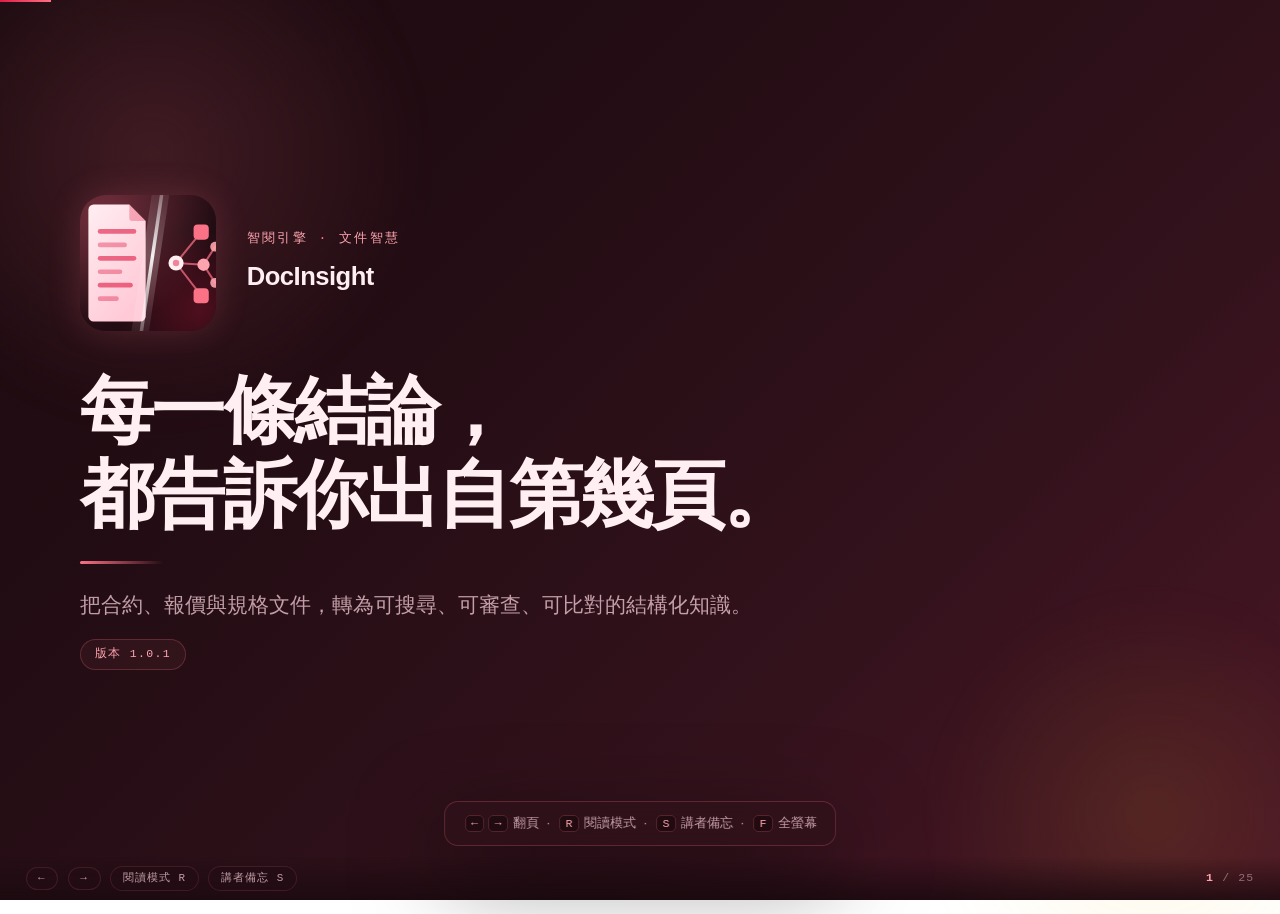
<file: products/docinsight.html>
﻿<!DOCTYPE html>
<html lang="zh-Hant">
<head>
<meta charset="utf-8">
<meta name="viewport" content="width=device-width, initial-scale=1, viewport-fit=cover">
<title>智閱引擎 DocInsight — 產品介紹</title>
<meta name="description" content="每一條結論，都告訴你出自第幾頁。智閱引擎 DocInsight 把合約、報價與規格文件轉為可搜尋、可審查、可比對的結構化知識。">
<link rel="icon" type="image/svg+xml" href="../assets/docinsight-mark.svg">
<style>
/* =========================================================================
   智閱引擎 DocInsight — 產品介紹簡報
   色票來源：DocInsight.Web/Components/Auths/Login.razor.css:13-35
   單一檔案、零外部相依（無 CDN、無外部字型、無外部圖片）
   ========================================================================= */

:root{
  --bg-1:#1a0a0f;
  --bg-2:#240d14;
  --bg-3:#33121c;
  --bg-4:#4a1626;

  --rose:#fb7185;
  --rose-soft:#fda4af;
  --rose-deep:#e11d48;
  --amber:#fbbf24;

  --text:#ffeef2;
  --muted:rgba(255,214,224,.72);
  --faint:rgba(255,214,224,.46);

  --surface:rgba(36,13,20,.55);
  --surface-strong:rgba(46,17,26,.72);
  --border:rgba(251,113,133,.24);
  --border-soft:rgba(251,113,133,.14);
  --shadow:0 30px 90px rgba(0,0,0,.55);

  --sans:'Helvetica Neue',Helvetica,Arial,'Microsoft JhengHei','PingFang TC','Noto Sans TC','Heiti TC',sans-serif;
  --mono:'Cascadia Code','JetBrains Mono',Consolas,'Courier New',monospace;

  --pad:clamp(1.5rem,5vw,5rem);
}

*,*::before,*::after{box-sizing:border-box;}

html,body{height:100%;}

body{
  margin:0;
  font-family:var(--sans);
  color:var(--text);
  background:linear-gradient(135deg,var(--bg-1),var(--bg-2) 34%,var(--bg-3) 68%,var(--bg-4));
  background-attachment:fixed;
  -webkit-font-smoothing:antialiased;
  overflow:hidden;
  line-height:1.62;
}

/* 兩道光暈，比照登入頁 */
body::before,body::after{
  content:'';position:fixed;border-radius:50%;pointer-events:none;z-index:0;
  filter:blur(20px);
}
body::before{
  width:min(46vw,560px);height:min(46vw,560px);top:-14%;left:-10%;
  background:radial-gradient(circle,rgba(251,113,133,.16),rgba(251,113,133,0) 68%);
}
body::after{
  width:min(38vw,460px);height:min(38vw,460px);bottom:-16%;right:-8%;
  background:radial-gradient(circle,rgba(251,191,36,.10),rgba(251,191,36,0) 68%);
}

/* ---------- 投影片容器 ---------- */

.deck{position:relative;z-index:1;height:100%;}

.slide{
  position:absolute;inset:0;
  display:none;
  flex-direction:column;justify-content:center;
  padding:var(--pad);
  padding-bottom:calc(var(--pad) + 2.2rem);
  overflow-y:auto;
  opacity:0;
  animation:slideIn .42s ease forwards;
}
.slide.is-active{display:flex;}

@keyframes slideIn{
  from{opacity:0;transform:translateY(14px);}
  to{opacity:1;transform:none;}
}

.slide-inner{width:100%;max-width:1120px;margin:0 auto;}
.slide--wide .slide-inner{max-width:1280px;}

/* ---------- 排版元素 ---------- */

.eyebrow{
  font-family:var(--mono);
  font-size:clamp(.68rem,1.1vw,.82rem);
  letter-spacing:.18em;text-transform:uppercase;
  color:var(--rose-soft);
  margin:0 0 1.1rem;
}
.eyebrow .dot{color:var(--rose);}

h1{
  font-size:clamp(2.1rem,6.2vw,4.6rem);
  font-weight:800;letter-spacing:-.035em;line-height:1.14;
  margin:0 0 1.4rem;
}
h2{
  font-size:clamp(1.7rem,4.4vw,3.1rem);
  font-weight:800;letter-spacing:-.03em;line-height:1.2;
  margin:0 0 1.2rem;
}
h3{
  font-size:clamp(1.02rem,1.7vw,1.32rem);
  font-weight:700;letter-spacing:-.01em;
  margin:0 0 .5rem;
}

.lead{
  font-size:clamp(1rem,1.8vw,1.34rem);
  color:var(--muted);max-width:60ch;margin:0 0 1rem;
}
.sub{
  font-size:clamp(.88rem,1.35vw,1.02rem);
  color:var(--faint);max-width:64ch;margin:.6rem 0 0;
}

.rule{
  width:84px;height:3px;border-radius:2px;
  background:linear-gradient(90deg,var(--rose),rgba(251,113,133,0));
  margin:1.5rem 0;
}

.accent{color:var(--rose-soft);}
.strong-accent{color:var(--rose);font-weight:700;}
mark{background:rgba(251,113,133,.16);color:var(--text);padding:.05em .3em;border-radius:4px;}

/* ---------- 卡片與格線 ---------- */

.grid{display:grid;gap:clamp(.85rem,1.6vw,1.4rem);}
.grid-2{grid-template-columns:repeat(2,minmax(0,1fr));}
.grid-3{grid-template-columns:repeat(3,minmax(0,1fr));}
.grid-4{grid-template-columns:repeat(4,minmax(0,1fr));}

.card{
  background:var(--surface);
  border:1px solid var(--border);
  border-radius:18px;
  padding:clamp(1rem,1.9vw,1.6rem);
  backdrop-filter:blur(20px);-webkit-backdrop-filter:blur(20px);
}
.card p{margin:0;color:var(--muted);font-size:clamp(.85rem,1.25vw,.98rem);}
.card .num{
  font-family:var(--mono);font-size:.78rem;letter-spacing:.14em;
  color:var(--rose);display:block;margin-bottom:.7rem;
}

/* 工程紀律卡：左側玫瑰邊 */
.card--rule{border-left:3px solid var(--rose);}
.card--quote blockquote{
  margin:.9rem 0 0;padding-left:.9rem;
  border-left:2px solid rgba(251,113,133,.4);
  color:var(--rose-soft);font-size:clamp(.84rem,1.2vw,.96rem);font-style:normal;
}

/* 前後對比 */
.ba{display:grid;gap:1rem;grid-template-columns:repeat(2,minmax(0,1fr));}
.ba-item{border-radius:16px;padding:clamp(.95rem,1.7vw,1.4rem);border:1px solid var(--border-soft);}
.ba-before{background:rgba(0,0,0,.26);}
.ba-after{background:rgba(251,113,133,.08);border-color:var(--border);}
.ba-tag{
  font-family:var(--mono);font-size:.72rem;letter-spacing:.14em;
  display:block;margin-bottom:.6rem;
}
.ba-before .ba-tag{color:var(--faint);}
.ba-after .ba-tag{color:var(--rose);}
.ba-item p{margin:0;color:var(--muted);font-size:clamp(.85rem,1.25vw,.98rem);}

/* 六個關鍵字 */
.keywords{display:grid;grid-template-columns:repeat(3,minmax(0,1fr));gap:clamp(.8rem,1.6vw,1.3rem);}
.kw{
  border:1px solid var(--border);border-radius:16px;
  padding:clamp(1rem,2vw,1.7rem);text-align:center;
  background:var(--surface);
}
.kw .kw-word{
  display:block;font-size:clamp(1.2rem,2.5vw,1.9rem);
  font-weight:800;letter-spacing:-.02em;margin-bottom:.4rem;
}
.kw .kw-desc{font-size:clamp(.76rem,1.1vw,.88rem);color:var(--faint);}

/* 大數字／大句子 */
.mega{
  font-size:clamp(2.4rem,8vw,6rem);
  font-weight:800;letter-spacing:-.045em;line-height:1.08;margin:0;
}
.center{text-align:center;}
.center .lead,.center .sub{margin-left:auto;margin-right:auto;}
.center .rule{margin-left:auto;margin-right:auto;}

/* 條列 */
ul.plain{list-style:none;padding:0;margin:0;}
ul.plain li{
  position:relative;padding-left:1.4rem;margin-bottom:.65rem;
  color:var(--muted);font-size:clamp(.87rem,1.3vw,1.02rem);
}
ul.plain li::before{
  content:'';position:absolute;left:0;top:.62em;
  width:7px;height:7px;border-radius:50%;background:var(--rose);
}
ul.plain li:last-child{margin-bottom:0;}

/* ---------- 品牌標記 ---------- */

.brand-mark{
  width:clamp(84px,11vw,136px);height:clamp(84px,11vw,136px);
  border-radius:26px;
  overflow:hidden;padding:0;          /* SVG 底圖不自帶圓角，靠容器裁切 */
  box-shadow:0 0 34px rgba(251,113,133,.20);
  flex:none;
}
.brand-mark svg{display:block;width:100%;height:100%;}

.cover-head{display:flex;align-items:center;gap:clamp(1rem,2.4vw,2rem);margin-bottom:clamp(1.4rem,3vw,2.4rem);}
.cover-head .eyebrow{margin-bottom:.4rem;}
.cover-name{font-size:clamp(1.1rem,2vw,1.6rem);font-weight:700;letter-spacing:-.02em;margin:0;}

.badge{
  display:inline-block;
  font-family:var(--mono);font-size:.72rem;letter-spacing:.12em;
  color:var(--rose-soft);
  border:1px solid var(--border);border-radius:999px;
  padding:.32rem .85rem;
  background:rgba(251,113,133,.06);
}

/* ---------- 示意畫面（mock） ---------- */

.mock{
  border:1px solid var(--border);
  border-radius:14px;
  background:rgba(0,0,0,.34);
  overflow:hidden;
  font-size:clamp(.68rem,1vw,.82rem);
}
.mock-bar{
  display:flex;align-items:center;gap:.5rem;
  padding:.5rem .8rem;
  background:rgba(46,17,26,.72);
  border-bottom:1px solid var(--border-soft);
}
.mock-bar .dots{display:flex;gap:.28rem;}
.mock-bar .dots i{width:8px;height:8px;border-radius:50%;background:rgba(251,113,133,.3);display:block;}
.mock-bar .title{font-size:.74rem;color:var(--muted);letter-spacing:.04em;}
.mock-note{
  margin-left:auto;font-family:var(--mono);font-size:.62rem;letter-spacing:.1em;
  color:var(--faint);border:1px solid var(--border-soft);border-radius:999px;padding:.1rem .5rem;
}
.mock-body{padding:.7rem .8rem;overflow-x:auto;}

table.mock-table{width:100%;border-collapse:collapse;min-width:520px;}
table.mock-table th{
  text-align:left;font-weight:600;color:var(--faint);
  font-size:.7rem;letter-spacing:.06em;
  padding:.4rem .5rem;border-bottom:1px solid var(--border-soft);white-space:nowrap;
}
table.mock-table td{
  padding:.46rem .5rem;color:var(--muted);
  border-bottom:1px solid rgba(251,113,133,.07);vertical-align:top;
}
table.mock-table tr:last-child td{border-bottom:none;}

.pill{
  display:inline-block;border-radius:999px;padding:.1rem .5rem;
  font-size:.66rem;letter-spacing:.03em;white-space:nowrap;
}
.pill-high{background:rgba(225,29,72,.24);color:#ffc9d6;}
.pill-mid{background:rgba(251,191,36,.18);color:#fde68a;}
.pill-low{background:rgba(255,255,255,.09);color:var(--muted);}
.pill-add{background:rgba(52,211,153,.16);color:#a7f3d0;}
.pill-del{background:rgba(225,29,72,.2);color:#ffc9d6;}
.pill-mod{background:rgba(251,191,36,.18);color:#fde68a;}
.pill-page{
  background:rgba(251,113,133,.18);color:var(--rose-soft);
  font-family:var(--mono);font-size:.64rem;
}
.pill-ok{background:rgba(251,113,133,.14);color:var(--rose-soft);}

/* 題卡 */
.qcard{border:1px solid var(--border-soft);border-radius:10px;padding:.7rem .8rem;background:rgba(0,0,0,.2);}
.qcard + .qcard{margin-top:.55rem;}
.qcard .q-head{display:flex;gap:.4rem;align-items:center;margin-bottom:.45rem;flex-wrap:wrap;}
.qcard .q-stem{color:var(--text);margin:0 0 .45rem;font-size:.82rem;}
.qcard .q-opts{display:grid;grid-template-columns:repeat(2,minmax(0,1fr));gap:.25rem .8rem;}
.qcard .q-opts span{color:var(--muted);font-size:.76rem;}
.qcard .q-fold{
  margin-top:.5rem;padding-top:.45rem;border-top:1px dashed rgba(251,113,133,.18);
  color:var(--faint);font-size:.72rem;
}

/* 用量長條 */
.bars{display:flex;align-items:flex-end;gap:.4rem;height:74px;padding:.3rem 0 0;}
.bars i{flex:1;background:linear-gradient(180deg,var(--rose),rgba(225,29,72,.34));border-radius:3px 3px 0 0;display:block;}

/* ---------- 講者備忘 ---------- */

.notes{
  display:none;
  margin-top:clamp(1rem,2vw,1.6rem);
  border-top:1px dashed rgba(251,113,133,.26);
  padding-top:.9rem;
  color:var(--faint);
  font-size:clamp(.78rem,1.15vw,.9rem);
  max-width:76ch;
}
.notes b{color:var(--rose-soft);font-weight:600;letter-spacing:.06em;font-size:.74rem;display:block;margin-bottom:.35rem;font-family:var(--mono);}
body.notes-on .notes{display:block;}

/* ---------- 控制列 ---------- */

.hud{
  position:fixed;z-index:20;left:0;right:0;bottom:0;
  display:flex;align-items:center;gap:.6rem;
  padding:.55rem clamp(.8rem,2.4vw,1.6rem);
  background:linear-gradient(180deg,rgba(26,10,15,0),rgba(26,10,15,.82));
  pointer-events:none;
}
.hud > *{pointer-events:auto;}

.hud-btn{
  font-family:var(--mono);font-size:.68rem;letter-spacing:.1em;
  color:var(--muted);background:rgba(36,13,20,.7);
  border:1px solid var(--border-soft);border-radius:999px;
  padding:.3rem .72rem;cursor:pointer;
  transition:color .18s,border-color .18s,background .18s;
}
.hud-btn:hover,.hud-btn:focus-visible{color:var(--rose-soft);border-color:var(--border);background:rgba(46,17,26,.85);}
.hud-btn[aria-pressed="true"]{color:var(--rose);border-color:var(--rose);background:rgba(251,113,133,.12);}

.hud-spacer{flex:1;}

.counter{
  font-family:var(--mono);font-size:.72rem;letter-spacing:.1em;color:var(--faint);
  white-space:nowrap;
}
.counter b{color:var(--rose-soft);font-weight:600;}

.progress{
  position:fixed;top:0;left:0;height:2px;z-index:21;
  background:linear-gradient(90deg,var(--rose-deep),var(--rose));
  transition:width .32s ease;
}

/* 首次進入的操作提示 */
.hint{
  position:fixed;z-index:30;left:50%;bottom:3.4rem;transform:translateX(-50%);
  background:var(--surface-strong);border:1px solid var(--border);border-radius:14px;
  padding:.7rem 1.1rem;color:var(--muted);font-size:.8rem;
  box-shadow:var(--shadow);backdrop-filter:blur(20px);-webkit-backdrop-filter:blur(20px);
  display:none;max-width:calc(100vw - 2rem);text-align:center;
}
.hint.show{display:block;}
.hint kbd{
  font-family:var(--mono);font-size:.72rem;color:var(--rose-soft);
  border:1px solid var(--border);border-radius:5px;padding:.06rem .34rem;margin:0 .12rem;
  background:rgba(0,0,0,.3);
}

/* ---------- 閱讀模式 ---------- */

body.reading{overflow:auto;}
body.reading .deck{height:auto;}
body.reading .slide{
  position:static;display:block;opacity:1;animation:none;
  min-height:0;height:auto;
  padding:clamp(2.2rem,5vw,4rem) var(--pad);
  border-bottom:1px solid var(--border-soft);
  overflow:visible;
}
body.reading .slide:last-child{border-bottom:none;}
body.reading .notes{display:block;}
body.reading .notes b{color:var(--rose-soft);}
body.reading .mega{font-size:clamp(1.9rem,5vw,3.4rem);}
body.reading h1{font-size:clamp(1.9rem,5vw,3.4rem);}
body.reading .counter{display:none;}
body.reading .progress{display:none;}

/* 閱讀模式的段落編號 */
body.reading .slide::before{
  content:attr(data-num);
  display:block;font-family:var(--mono);font-size:.7rem;letter-spacing:.16em;
  color:rgba(251,113,133,.5);margin-bottom:1rem;
}

/* ---------- 響應式 ---------- */

@media (max-width:900px){
  .grid-4{grid-template-columns:repeat(2,minmax(0,1fr));}
  .grid-3{grid-template-columns:1fr;}
  .keywords{grid-template-columns:repeat(2,minmax(0,1fr));}
}
@media (max-width:620px){
  .grid-2,.grid-4,.ba{grid-template-columns:1fr;}
  .keywords{grid-template-columns:1fr;}
  .cover-head{flex-direction:column;align-items:flex-start;}
  .qcard .q-opts{grid-template-columns:1fr;}
  .slide{padding-bottom:calc(var(--pad) + 3rem);}
  /* 提示列的是鍵盤按鍵，手機用不到，而且會蓋住內容 */
  .hint{display:none !important;}
}

/* ---------- 減少動態 ---------- */

@media (prefers-reduced-motion:reduce){
  .slide{animation:none;opacity:1;}
  .progress{transition:none;}
  *{scroll-behavior:auto !important;}
}

/* ---------- 列印：一頁一張 ---------- */

@media print{
  body{background:#fff;color:#111;overflow:visible;}
  body::before,body::after{display:none;}
  .hud,.hint,.progress{display:none !important;}
  .deck{height:auto;}
  .slide{
    position:static;display:block !important;opacity:1;animation:none;
    page-break-after:always;break-after:page;
    min-height:auto;padding:1.4cm;border:none;
  }
  .slide:last-child{page-break-after:auto;break-after:auto;}
  h1,h2,h3,.mega,.kw .kw-word{color:#111;}
  .lead,.sub,.card p,ul.plain li,.ba-item p{color:#333;}
  .card,.kw,.mock,.ba-item{border-color:#ccc;background:#fff;backdrop-filter:none;}
  .notes{display:block;color:#555;border-top-color:#ccc;}
  .brand-mark{box-shadow:none;}
}
</style>
</head>
<body>

<div class="progress" id="progress" style="width:0"></div>

<div class="deck" id="deck">

<!-- ══════════════ 1 · 封面 ══════════════ -->
<section class="slide" data-num="01 / 25">
  <div class="slide-inner">
    <div class="cover-head">
      <div class="brand-mark" aria-hidden="true">
        <svg xmlns="http://www.w3.org/2000/svg" viewBox="0 0 512 512" role="img" aria-label="智閱引擎">
          <defs>
            <linearGradient id="dm-bg" x1="0" y1="0" x2="1" y2="1">
              <stop offset="0" stop-color="#3d1520"/><stop offset="0.55" stop-color="#240d14"/><stop offset="1" stop-color="#16080c"/>
            </linearGradient>
            <radialGradient id="dm-glow" cx="0.2" cy="0.16" r="0.78">
              <stop offset="0" stop-color="#fb7185" stop-opacity="0.30"/><stop offset="1" stop-color="#fb7185" stop-opacity="0"/>
            </radialGradient>
            <radialGradient id="dm-glow2" cx="0.88" cy="0.86" r="0.6">
              <stop offset="0" stop-color="#e11d48" stop-opacity="0.26"/><stop offset="1" stop-color="#e11d48" stop-opacity="0"/>
            </radialGradient>
            <linearGradient id="dm-page" x1="0" y1="0" x2="0.6" y2="1">
              <stop offset="0" stop-color="#ffeef2"/><stop offset="1" stop-color="#ffc9d6"/>
            </linearGradient>
            <linearGradient id="dm-beam" x1="0" y1="0" x2="0" y2="1">
              <stop offset="0" stop-color="#ffffff" stop-opacity="0.03"/><stop offset="0.46" stop-color="#ffe4e9" stop-opacity="0.26"/><stop offset="1" stop-color="#ffffff" stop-opacity="0.03"/>
            </linearGradient>
            <linearGradient id="dm-core" x1="0" y1="0" x2="0" y2="1">
              <stop offset="0" stop-color="#ffffff" stop-opacity="0.12"/><stop offset="0.46" stop-color="#ffffff" stop-opacity="0.92"/><stop offset="1" stop-color="#ffffff" stop-opacity="0.12"/>
            </linearGradient>
          </defs>
          <rect width="512" height="512" fill="url(#dm-bg)"/>
          <rect width="512" height="512" fill="url(#dm-glow)"/>
          <rect width="512" height="512" fill="url(#dm-glow2)"/>
          <g transform="translate(256,256) scale(1.1) translate(-256,-256)">
            <path d="M52 74a18 18 0 0 1 18-18h122l56 56v326a18 18 0 0 1-18 18H70a18 18 0 0 1-18-18z" fill="url(#dm-page)"/>
            <path d="M192 56l56 56h-46a10 10 0 0 1-10-10z" fill="#e11d48" fill-opacity="0.30"/>
            <g fill="#e11d48">
              <rect x="84" y="140" width="132" height="16" rx="8" fill-opacity="0.62"/>
              <rect x="84" y="186" width="100" height="16" rx="8" fill-opacity="0.40"/>
              <rect x="84" y="232" width="132" height="16" rx="8" fill-opacity="0.62"/>
              <rect x="84" y="278" width="84" height="16" rx="8" fill-opacity="0.40"/>
              <rect x="84" y="324" width="120" height="16" rx="8" fill-opacity="0.62"/>
              <rect x="84" y="370" width="72" height="16" rx="8" fill-opacity="0.40"/>
            </g>
            <polygon points="278,-40 338,-40 250,552 190,552" fill="url(#dm-beam)"/>
            <polygon points="306,-40 318,-40 230,552 218,552" fill="url(#dm-core)"/>
            <g stroke="#fb7185" stroke-width="7" stroke-linecap="round" stroke-opacity="0.72" fill="none">
              <line x1="352" y1="256" x2="438" y2="150"/>
              <line x1="352" y1="256" x2="446" y2="262"/>
              <line x1="352" y1="256" x2="438" y2="368"/>
              <line x1="446" y1="262" x2="486" y2="200"/>
              <line x1="446" y1="262" x2="486" y2="324"/>
            </g>
            <g>
              <circle cx="352" cy="256" r="26" fill="#ffeef2"/>
              <circle cx="352" cy="256" r="11" fill="#e11d48" fill-opacity="0.5"/>
              <rect x="412" y="124" width="52" height="52" rx="14" fill="#fb7185"/>
              <circle cx="446" cy="262" r="21" fill="#fda4af"/>
              <rect x="412" y="342" width="52" height="52" rx="14" fill="#fb7185"/>
              <circle cx="486" cy="200" r="17" fill="#fda4af" fill-opacity="0.9"/>
              <circle cx="486" cy="324" r="17" fill="#fda4af" fill-opacity="0.9"/>
            </g>
          </g>
        </svg>
      </div>
      <div>
        <p class="eyebrow">智閱引擎 <span class="dot">·</span> 文件智慧</p>
        <p class="cover-name">DocInsight</p>
      </div>
    </div>

    <h1>每一條結論，<br>都告訴你出自第幾頁。</h1>
    <div class="rule"></div>
    <p class="lead">把合約、報價與規格文件，轉為可搜尋、可審查、可比對的結構化知識。</p>
    <p class="sub"><span class="badge">版本 1.0.1</span></p>

    <div class="notes">
      <b>講者備忘</b>
      不要急著翻頁。讓這句話在螢幕上待久一點——整場簡報就是為了讓客戶記住這一句。
      自我介紹要短：「我是 {{講者姓名}}，接下來十五分鐘，我要說服你一件事：AI 讀文件這件事，
      關鍵不在它讀得多快，而在它敢不敢告訴你答案是從哪裡來的。」
    </div>
  </div>
</section>

<!-- ══════════════ 2 · 一個問題 ══════════════ -->
<section class="slide" data-num="02 / 25">
  <div class="slide-inner center">
    <p class="eyebrow">先問一個問題</p>
    <h2 class="mega">你們部門上個月，<br>花了多少小時用眼睛讀 PDF？</h2>
    <div class="rule"></div>
    <p class="lead">這個數字，通常沒有人算過。</p>
    <p class="sub">而沒有人算過的成本，往往就是最貴的那一筆。</p>

    <div class="notes">
      <b>講者備忘</b>
      這裡真的要停下來等。看著客戶，數三秒。通常會有人苦笑或搖頭——那就是你要的反應。
      如果對方主動報一個數字，追問：「那是誰在讀？他一小時的成本是多少？」讓他自己算出金額，
      比你講任何投資報酬率都有效。
    </div>
  </div>
</section>

<!-- ══════════════ 3 · PDF 的三個天生缺陷 ══════════════ -->
<section class="slide slide--wide" data-num="03 / 25">
  <div class="slide-inner">
    <p class="eyebrow">第一幕 <span class="dot">·</span> 舊世界</p>
    <h2>問題不在你的同事不夠認真。<br>問題在 PDF 這個格式本身。</h2>
    <div class="rule"></div>

    <div class="grid grid-3">
      <div class="card">
        <span class="num">缺陷一</span>
        <h3>它是「印出來的樣子」，<br>不是「內容」</h3>
        <p>PDF 記錄的是每個字要印在紙上的哪個座標。掃描件更徹底——那根本就是一張圖片，連搜尋都搜不到。</p>
      </div>
      <div class="card">
        <span class="num">缺陷二</span>
        <h3>它沒有結構</h3>
        <p>你沒辦法叫電腦「把所有罰則條款列給我」。因為 PDF 裡沒有「罰則」這個欄位，只有一堆座標上的文字。</p>
      </div>
      <div class="card">
        <span class="num">缺陷三</span>
        <h3>它沒辦法比對</h3>
        <p>兩份 80 頁的合約攤在桌上，人眼比對幾乎不可能做到不漏。而你需要的正是「不漏」。</p>
      </div>
    </div>

    <div class="notes">
      <b>講者備忘</b>
      這一頁的作用是把責任從「人」轉移到「格式」。企業管理者聽到「你的同事不夠認真」會防衛，
      聽到「這是格式的問題」會點頭。三個缺陷念一遍就好，不要展開——真正的痛在後面三頁。
    </div>
  </div>
</section>

<!-- ══════════════ 4 · 法務 ══════════════ -->
<section class="slide" data-num="04 / 25">
  <div class="slide-inner">
    <p class="eyebrow">第一幕 <span class="dot">·</span> 法務組</p>
    <h2>「這份合約的違約金<br>到底怎麼算？」</h2>
    <div class="rule"></div>

    <div class="ba">
      <div class="ba-item ba-before">
        <span class="ba-tag">以前</span>
        <p>法務得從第 1 頁翻到第 80 頁。找到了，還要再確認一次有沒有別的章節也提到罰則——因為條款從來不會好好地待在同一個地方。</p>
      </div>
      <div class="ba-item ba-after">
        <span class="ba-tag">代價</span>
        <p>漏看一條罰則，<mark>可能就是幾十萬的損失</mark>。而且愈是趕件、愈是老闆站在旁邊等，愈容易漏。</p>
      </div>
    </div>

    <div class="notes">
      <b>講者備忘</b>
      「可能」這兩個字要念出來，不要含糊帶過。我們沒有做過產業調查，不能宣稱平均損失金額。
      誠實的估計比誇大的數字更能建立信任——尤其對面坐的是法務或財務主管時。
      如果客戶自己講出一個他們吃過虧的案例，那一場簡報就成功一半了。
    </div>
  </div>
</section>

<!-- ══════════════ 5 · 採購 ══════════════ -->
<section class="slide" data-num="05 / 25">
  <div class="slide-inner">
    <p class="eyebrow">第一幕 <span class="dot">·</span> 採購組</p>
    <h2>供應商說：<br>「只改了一點點。」</h2>
    <div class="rule"></div>

    <div class="ba">
      <div class="ba-item ba-before">
        <span class="ba-tag">以前</span>
        <p>對方回傳一份「修訂版」，表面上跟舊版長得一模一樣。你只有兩個選擇：整份重看，或者相信對方。</p>
      </div>
      <div class="ba-item ba-after">
        <span class="ba-tag">代價</span>
        <p>付款天數從 30 天變成 60 天，藏在第 12 條的一個數字裡。等你發現的時候，合約已經簽了。</p>
      </div>
    </div>

    <div class="notes">
      <b>講者備忘</b>
      這一頁對採購與業務主管殺傷力最大。可以加一句：「各位有沒有遇過簽完才發現條件變差的情況？」
      通常會有人點頭。付款天數這個例子是產業常態，不是我們的客戶案例——所以講的時候要用
      「例如」而不是「我們有客戶」。
    </div>
  </div>
</section>

<!-- ══════════════ 6 · 教育訓練 ══════════════ -->
<section class="slide" data-num="06 / 25">
  <div class="slide-inner">
    <p class="eyebrow">第一幕 <span class="dot">·</span> 教育訓練</p>
    <h2>手冊改版了。<br>考卷呢？</h2>
    <div class="rule"></div>

    <div class="ba">
      <div class="ba-item ba-before">
        <span class="ba-tag">以前</span>
        <p>要出一份新考卷驗收員工有沒有讀懂，得有人重讀 60 頁，再手工出 30 題。</p>
      </div>
      <div class="ba-item ba-after">
        <span class="ba-tag">而且</span>
        <p>出題品質完全取決於出題者當天的心情與熟悉度。同一本手冊，換一個人出，考的東西可能完全不同。</p>
      </div>
    </div>

    <p class="lead" style="margin-top:1.6rem;">這件事，<span class="strong-accent">要做兩天</span>。</p>

    <div class="notes">
      <b>講者備忘</b>
      「兩天」這個數字先埋在這裡，第 18 頁會回收它——那是整份簡報唯一一個經過驗證的量化效益。
      先讓客戶感受到兩天有多久，後面說「一兩個小時」時的落差才會有力量。
    </div>
  </div>
</section>

<!-- ══════════════ 7 · 共同點 ══════════════ -->
<section class="slide" data-num="07 / 25">
  <div class="slide-inner center">
    <p class="eyebrow">第一幕 <span class="dot">·</span> 收束</p>
    <h2 class="mega">人，在用眼睛，<br>做機器該做的事。</h2>
    <div class="rule"></div>
    <p class="lead">法務、採購、教育訓練——三個部門，三種痛苦，同一個根源。</p>

    <div class="notes">
      <b>講者備忘</b>
      第一幕結束。這句話講完要停頓，然後轉身——因為下一頁是全場最容易被問到的問題，
      你要主動把它端上檯面，而不是等對方在 Q&amp;A 時丟過來。主動提問等於你掌握節奏。
    </div>
  </div>
</section>

<!-- ══════════════ 8 · 那用 ChatGPT 不就好了 ══════════════ -->
<section class="slide" data-num="08 / 25">
  <div class="slide-inner center">
    <p class="eyebrow">第二幕 <span class="dot">·</span> 那個問題</p>
    <h2 class="mega">「那我把 PDF<br>丟給 ChatGPT，<br>不就好了？」</h2>
    <div class="rule"></div>
    <p class="lead">這是我們每一場簡報都會被問到的問題。所以我們直接回答。</p>

    <div class="notes">
      <b>講者備忘</b>
      語氣要輕鬆，不要防衛。可以笑著說：「這個問題我每場都被問，所以我乾脆做成一頁投影片。」
      重點：<b style="display:inline">絕對不要說通用 AI 沒有用</b>。它很有用，只是不適合拿來做要負責任的事。
      這個區分講清楚，客戶才會覺得你誠實。
    </div>
  </div>
</section>

<!-- ══════════════ 9 · 四個致命問題 ══════════════ -->
<section class="slide slide--wide" data-num="09 / 25">
  <div class="slide-inner">
    <p class="eyebrow">第二幕 <span class="dot">·</span> 四個問題</p>
    <h2>可以。但有四件事，<br>它幫不了你。</h2>
    <div class="rule"></div>

    <div class="grid grid-4">
      <div class="card">
        <span class="num">01</span>
        <h3>它會瞎掰，<br>而且你看不出來</h3>
        <p>一本正經地編出一條不存在的條款，語氣跟真的一模一樣。錯的答案不會自己舉手。</p>
      </div>
      <div class="card">
        <span class="num">02</span>
        <h3>它不告訴你出處</h3>
        <p>「第 37 頁」跟「大概在後面」，在法務會議上是兩件完全不同的事。</p>
      </div>
      <div class="card">
        <span class="num">03</span>
        <h3>它不知道花了多少錢</h3>
        <p>帳單月底才來，而且是一個總數。誰用的？哪份文件特別貴？沒有人答得出來。</p>
      </div>
      <div class="card">
        <span class="num">04</span>
        <h3>你的機密合約，<br>人人可見</h3>
        <p>沒有團隊、沒有角色、沒有列級權限。貼上去，就是貼上去了。</p>
      </div>
    </div>

    <div class="notes">
      <b>講者備忘</b>
      四格不要平均分配時間。看對面坐的是誰：法務主管講 01 和 02，財務或 IT 主管講 03 和 04。
      如果客戶已經在用 ChatGPT 處理文件，問一句：「那你們現在怎麼確認它沒有講錯？」
      通常答案是「我們會自己再看一遍」——那就是你要的破口。
    </div>
  </div>
</section>

<!-- ══════════════ 10 · 收束 ══════════════ -->
<section class="slide" data-num="10 / 25">
  <div class="slide-inner center">
    <p class="eyebrow">第二幕 <span class="dot">·</span> 收束</p>
    <h2 class="mega">通用 AI 給你<br>一個答案。</h2>
    <div class="rule"></div>
    <h2 style="margin-top:0;">企業需要的，是一個<span class="strong-accent">查得到出處</span>的答案。</h2>

    <div class="notes">
      <b>講者備忘</b>
      這是全場的樞紐。前十頁的痛苦到這裡收束成一句可以被解決的話。
      講完停一拍，然後翻頁——下一頁是整場的最高點，中間不要有任何多餘的話。
    </div>
  </div>
</section>

<!-- ══════════════ 11 · 核心主張 ══════════════ -->
<section class="slide" data-num="11 / 25">
  <div class="slide-inner center">
    <p class="eyebrow">智閱引擎 <span class="dot">·</span> DocInsight</p>
    <h1 style="font-size:clamp(2.3rem,7vw,5.2rem);">每一條結論，<br>都告訴你出自第幾頁。</h1>
    <div class="rule"></div>
    <p class="lead" style="font-size:clamp(1.05rem,2vw,1.5rem);">因為不能查證的答案，等於沒有答案。</p>
    <p class="sub">合約條款 → 頁碼。版本差異 → 頁碼。考題 → 頁碼。<br>而當頁碼對不上的時候，它不猜。</p>

    <div class="notes">
      <b>講者備忘</b>
      最重要的一頁。慢。念完主標題之後停兩秒，再念副標。
      最後那句「當頁碼對不上的時候，它不猜」是通往下一頁的橋——說完直接翻，
      下一頁就是解釋我們憑什麼敢這樣講。
    </div>
  </div>
</section>

<!-- ══════════════ 12 · 三條工程紀律 ══════════════ -->
<section class="slide slide--wide" data-num="12 / 25">
  <div class="slide-inner">
    <p class="eyebrow">我們憑什麼敢這樣講</p>
    <h2>三條工程紀律。</h2>
    <div class="rule"></div>

    <div class="grid grid-3">
      <div class="card card--rule card--quote">
        <span class="num">紀律一</span>
        <h3>頁碼是「算」出來的，<br>不是 AI 說的</h3>
        <p>我們只要求模型在每頁內容前輸出一個中性分界符，頁碼由程式依批次起始頁換算。分界符數量對不上該批次頁數，就退回較粗的頁段標記。</p>
        <blockquote>錯的頁碼比沒有頁碼更糟，對不上就不猜。</blockquote>
      </div>
      <div class="card card--rule card--quote">
        <span class="num">紀律二</span>
        <h3>數字不交給 AI 算</h3>
        <p>各條款類型、各風險等級、各覆核狀態的數量，一律由程式即時計算，不經過模型。</p>
        <blockquote>模型算錯的數字，看起來一樣可信。</blockquote>
      </div>
      <div class="card card--rule card--quote">
        <span class="num">紀律三</span>
        <h3>每一次呼叫都記帳，<br>失敗也記</h3>
        <p>因為失敗照樣計費。而且回應碼是 200 不代表成功——我們判定的是回應內容裡的狀態欄位，不是 HTTP 狀態碼。</p>
        <blockquote>看不到的成本，就是控不住的成本。</blockquote>
      </div>
    </div>

    <div class="notes">
      <b>講者備忘</b>
      這一頁是我們相對於通用 AI 真正拿得出手的差異，而且它不是功能，是紀律——功能可以抄，紀律不好抄。
      面對技術背景的聽眾可以展開講紀律一的細節；面對純管理階層，三句引言念完就夠了。
      引言是產品文件裡的原句，不是行銷詞。
    </div>
  </div>
</section>

<!-- ══════════════ 13 · 一條原則 ══════════════ -->
<section class="slide" data-num="13 / 25">
  <div class="slide-inner center">
    <p class="eyebrow">貫穿全系統的一條原則</p>
    <h2 class="mega">寧可不給，<br>也不給錯的。</h2>
    <div class="rule"></div>
    <p class="lead">所以我們的用量統計只給你 token 數與呼叫次數，<span class="accent">不給新台幣金額</span>。</p>
    <p class="sub">因為每個模型費率不同、而且還會調價。換算錯的金額，比沒有金額更糟。<br>這跟頁碼是同一條原則。</p>

    <div class="notes">
      <b>講者備忘</b>
      這一頁看起來是在講缺點，其實是在證明紀律是真的。
      任何人都可以說「我們很嚴謹」，但只有真的嚴謹的產品，才會為了原則放棄一個客戶想要的功能。
      如果客戶追問「那我怎麼知道花了多少錢」，回答：「我們給你 token 數與模型名稱，
      你乘上你自己的合約費率——那個數字才是對的。」
    </div>
  </div>
</section>

<!-- ══════════════ 14 · 六個關鍵字 ══════════════ -->
<section class="slide slide--wide" data-num="14 / 25">
  <div class="slide-inner">
    <p class="eyebrow">能力全景</p>
    <h2>六個關鍵字。</h2>
    <div class="rule"></div>

    <div class="keywords">
      <div class="kw"><span class="kw-word">看得懂</span><span class="kw-desc">PDF 逐頁轉成純文字</span></div>
      <div class="kw"><span class="kw-word">抽得出</span><span class="kw-desc">五類合約條款自動抽出</span></div>
      <div class="kw"><span class="kw-word">比得出</span><span class="kw-desc">新舊版逐條列出差異</span></div>
      <div class="kw"><span class="kw-word">出得了題</span><span class="kw-desc">四種題型與線上測驗</span></div>
      <div class="kw"><span class="kw-word">附頁碼</span><span class="kw-desc">每一條結果都可回查</span></div>
      <div class="kw"><span class="kw-word">算得出錢</span><span class="kw-desc">每次呼叫逐筆記帳</span></div>
    </div>

    <p class="sub" style="margin-top:1.4rem;">接下來五頁，一個一個看。</p>

    <div class="notes">
      <b>講者備忘</b>
      這一頁是目次，不要停留。快速念過六個詞，讓客戶知道還有五頁、大概要花多久。
      時間不夠時，這一頁講完可以直接跳到第 21 頁的「我們刻意不做的四件事」，
      再跳到第 22 頁收尾——中間五頁是展開，不是必要。
    </div>
  </div>
</section>

<!-- ══════════════ 15 · 看得懂 ══════════════ -->
<section class="slide slide--wide" data-num="15 / 25">
  <div class="slide-inner">
    <p class="eyebrow">能力一 <span class="dot">·</span> 看得懂</p>
    <h2>文件解析</h2>
    <div class="rule"></div>

    <div class="grid grid-2" style="align-items:start;">
      <div>
        <p class="lead">上傳 PDF，系統在背景切頁，逐批送 AI 轉錄成純文字——而且每一頁都帶著頁碼標記。</p>
        <ul class="plain">
          <li>單檔上限 100MB，每批最多 20 頁</li>
          <li>重複上傳自動偵測，同一份文件不重複計費</li>
          <li>解析進度以頁數表示，可中途停止、可單批重試</li>
          <li>轉錄有錯字？純文字可以直接搜尋、取代、存回去</li>
        </ul>
      </div>
      <div class="mock">
        <div class="mock-bar">
          <span class="dots"><i></i><i></i><i></i></span>
          <span class="title">文件管理</span>
          <span class="mock-note">示意畫面</span>
        </div>
        <div class="mock-body">
          <table class="mock-table">
            <tr><th>標題</th><th>頁數</th><th>狀態</th><th>進度</th></tr>
            <tr><td>2026 年度採購合約</td><td>82</td><td><span class="pill pill-ok">已完成</span></td><td>82 / 82</td></tr>
            <tr><td>供應商規格書 v3</td><td>46</td><td><span class="pill pill-mid">解析中</span></td><td>20 / 46</td></tr>
            <tr><td>設備維護報價單</td><td>12</td><td><span class="pill pill-ok">已完成</span></td><td>12 / 12</td></tr>
            <tr><td>作業手冊（第五版）</td><td>60</td><td><span class="pill pill-low">排隊中</span></td><td>0 / 60</td></tr>
          </table>
        </div>
      </div>
    </div>

    <div class="notes">
      <b>講者備忘</b>
      「重複上傳偵測」值得多講一句——它用檔案內容的雜湊比對，所以同一份文件換個檔名再傳一次，
      系統認得出來，不會再收一次費。這種細節最能說明我們是認真在幫客戶控成本。
    </div>
  </div>
</section>

<!-- ══════════════ 16 · 抽得出 ══════════════ -->
<section class="slide slide--wide" data-num="16 / 25">
  <div class="slide-inner">
    <p class="eyebrow">能力二 <span class="dot">·</span> 抽得出</p>
    <h2>合約審查</h2>
    <div class="rule"></div>

    <div class="grid grid-2" style="align-items:start;">
      <div>
        <p class="lead">五類條款自動抽出，每一條都帶著頁碼與風險等級。</p>
        <ul class="plain">
          <li><span class="accent">付款期程、交付里程碑、驗收條件、罰則、保固</span></li>
          <li>每條含內容、相關日期、頁碼、風險等級</li>
          <li>人工覆核狀態：未覆核 / 已確認 / 有疑慮</li>
          <li>可依風險與類型篩選排序，匯出 CSV 與 PDF</li>
          <li>再按一次，AI 幫你寫出整體彙總與建議</li>
        </ul>
      </div>
      <div class="mock">
        <div class="mock-bar">
          <span class="dots"><i></i><i></i><i></i></span>
          <span class="title">合約審查</span>
          <span class="mock-note">示意畫面</span>
        </div>
        <div class="mock-body">
          <table class="mock-table">
            <tr><th>類型</th><th>內容</th><th>頁碼</th><th>風險</th><th>覆核</th></tr>
            <tr><td>罰則</td><td>逾期交付每日按總價 0.3% 計罰</td><td><span class="pill pill-page">第 37 頁</span></td><td><span class="pill pill-high">高</span></td><td>有疑慮</td></tr>
            <tr><td>付款期程</td><td>驗收合格後 60 個工作天內付款</td><td><span class="pill pill-page">第 12 頁</span></td><td><span class="pill pill-high">高</span></td><td>已確認</td></tr>
            <tr><td>保固</td><td>自驗收日起 12 個月</td><td><span class="pill pill-page">第 54 頁</span></td><td><span class="pill pill-mid">中</span></td><td>已確認</td></tr>
            <tr><td>驗收條件</td><td>需通過雙方會同之功能測試</td><td><span class="pill pill-page">第 41 頁</span></td><td><span class="pill pill-low">低</span></td><td>未覆核</td></tr>
          </table>
        </div>
      </div>
    </div>

    <div class="notes">
      <b>講者備忘</b>
      指著示意畫面上的「第 37 頁」講：「這一欄，就是整套系統存在的理由。」
      「有疑慮」這個狀態也要點出來——它證明系統預設人要看過，而不是叫你照單全收。
      如果客戶問「五類夠不夠」，誠實回答：目前就是這五類，因為這五類是採購與法務最常吃虧的地方。
    </div>
  </div>
</section>

<!-- ══════════════ 17 · 比得出 ══════════════ -->
<section class="slide slide--wide" data-num="17 / 25">
  <div class="slide-inner">
    <p class="eyebrow">能力三 <span class="dot">·</span> 比得出</p>
    <h2>版本比對</h2>
    <div class="rule"></div>

    <div class="grid grid-2" style="align-items:start;">
      <div>
        <p class="lead">選舊版與新版兩份文件，逐條列出新增、刪除、修改。</p>
        <ul class="plain">
          <li>附兩邊原文、兩邊頁碼</li>
          <li>還有<span class="accent">對我方的影響等級與理由</span>——不只告訴你改了什麼，還告訴你這對你是好是壞</li>
          <li>提示詞刻意用「文件」而非「合約」，所以報價單與規格書改版同樣適用</li>
          <li>可篩選、可匯出 CSV 與 PDF</li>
        </ul>
      </div>
      <div class="mock">
        <div class="mock-bar">
          <span class="dots"><i></i><i></i><i></i></span>
          <span class="title">版本比對</span>
          <span class="mock-note">示意畫面</span>
        </div>
        <div class="mock-body">
          <table class="mock-table">
            <tr><th>變更</th><th>條款</th><th>舊版</th><th>新版</th><th>影響</th></tr>
            <tr><td><span class="pill pill-mod">修改</span></td><td>付款期程</td><td>30 天<br><span class="pill pill-page">第 12 頁</span></td><td>60 天<br><span class="pill pill-page">第 12 頁</span></td><td><span class="pill pill-high">高</span></td></tr>
            <tr><td><span class="pill pill-add">新增</span></td><td>單方終止權</td><td>—</td><td>甲方得隨時終止<br><span class="pill pill-page">第 29 頁</span></td><td><span class="pill pill-high">高</span></td></tr>
            <tr><td><span class="pill pill-del">刪除</span></td><td>保固延長選項</td><td>可加購延長 24 個月<br><span class="pill pill-page">第 55 頁</span></td><td>—</td><td><span class="pill pill-mid">中</span></td></tr>
          </table>
        </div>
      </div>
    </div>

    <div class="notes">
      <b>講者備忘</b>
      這一頁請務必連結回第 5 頁的採購故事：「還記得那句『只改了一點點』嗎？這就是那一點點。」
      示意畫面上「30 天 → 60 天」正是第 5 頁埋的伏筆，前後呼應的效果很好。
      補一句：舊版新版的順序是有意義的，選反了結果會顛倒——所以介面上會要求你明確指定。
    </div>
  </div>
</section>

<!-- ══════════════ 18 · 出得了題 ══════════════ -->
<section class="slide slide--wide" data-num="18 / 25">
  <div class="slide-inner">
    <p class="eyebrow">能力四 <span class="dot">·</span> 出得了題</p>
    <h2>題庫產生，與線上測驗</h2>
    <div class="rule"></div>

    <div class="grid grid-2" style="align-items:start;">
      <div>
        <p class="lead">四種題型一次產出：單選、多選、是非、情境。每題附正解、解析、難度與<span class="accent">來源頁碼</span>。</p>
        <ul class="plain">
          <li>題目一律從「未覆核」開始——人的時間花在審題，不是想題目</li>
          <li>採用的題目組成考卷，發一條<span class="accent">免登入連結</span>給學員</li>
          <li>每人的題序與選項順序都不同</li>
          <li>交卷即時算分，逾時自動結算，還有逐題全班答對率</li>
          <li>不用教材檔案也能出題：把出題規格存成提示詞範本，重複使用</li>
        </ul>
        <p class="lead" style="margin-top:1.2rem;">第 6 頁那件<span class="strong-accent">要做兩天</span>的事，<br>現在是<span class="strong-accent">一兩個小時</span>。</p>
      </div>
      <div class="mock">
        <div class="mock-bar">
          <span class="dots"><i></i><i></i><i></i></span>
          <span class="title">題庫產生</span>
          <span class="mock-note">示意畫面</span>
        </div>
        <div class="mock-body">
          <div class="qcard">
            <div class="q-head">
              <span class="pill pill-ok">單選</span><span class="pill pill-mid">中</span>
              <span class="pill pill-page">第 23 頁</span>
            </div>
            <p class="q-stem">依作業手冊規定，設備異常停機後應於多久內完成通報？</p>
            <div class="q-opts"><span>A. 15 分鐘內</span><span>B. 30 分鐘內</span><span>C. 1 小時內</span><span>D. 當班結束前</span></div>
            <div class="q-fold">正解與解析已收起 · 審題狀態：未覆核</div>
          </div>
          <div class="qcard">
            <div class="q-head">
              <span class="pill pill-ok">情境</span><span class="pill pill-high">難</span>
              <span class="pill pill-page">第 41 頁</span>
            </div>
            <p class="q-stem">交接班時發現前一班未完成點檢紀錄，依手冊你應該先做什麼？</p>
            <div class="q-fold">正解與解析已收起 · 審題狀態：已採用</div>
          </div>
        </div>
      </div>
    </div>

    <div class="notes">
      <b>講者備忘</b>
      這是整份簡報唯一一個經過驗證的量化效益，一定要講：兩天 → 一兩個小時。
      不要說成「省下 90% 時間」——我們沒有算過那個百分比。就照原話講。
      另外「正解預設收起來」這個設計值得提一句：因為審題的人要先自己想一遍，才看得出題目好不好。
    </div>
  </div>
</section>

<!-- ══════════════ 19 · 算得出錢 ══════════════ -->
<section class="slide slide--wide" data-num="19 / 25">
  <div class="slide-inner">
    <p class="eyebrow">能力五 <span class="dot">·</span> 算得出錢</p>
    <h2>用量統計，與請求佇列</h2>
    <div class="rule"></div>

    <div class="grid grid-2" style="align-items:start;">
      <div>
        <p class="lead">每一次 AI 呼叫，一筆紀錄。</p>
        <ul class="plain">
          <li>使用者、來源文件、模型、token 明細、耗時、成敗</li>
          <li><span class="accent">失敗照樣記錄</span>——因為照樣計費</li>
          <li>可看今日、本月、自訂區間，可依作業類型篩選</li>
          <li>可以查每一次呼叫實際送了什麼、回了什麼</li>
          <li>請求佇列：現在誰在跑、還有幾個在排、你的那一筆被誰擋住</li>
          <li>資料庫用量：資料庫多大、哪張表在長</li>
        </ul>
      </div>
      <div class="mock">
        <div class="mock-bar">
          <span class="dots"><i></i><i></i><i></i></span>
          <span class="title">用量統計</span>
          <span class="mock-note">示意畫面</span>
        </div>
        <div class="mock-body">
          <div class="bars" aria-hidden="true">
            <i style="height:34%"></i><i style="height:58%"></i><i style="height:41%"></i><i style="height:76%"></i>
            <i style="height:52%"></i><i style="height:88%"></i><i style="height:63%"></i><i style="height:29%"></i>
            <i style="height:70%"></i><i style="height:46%"></i><i style="height:81%"></i><i style="height:55%"></i>
          </div>
          <table class="mock-table" style="margin-top:.6rem;">
            <tr><th>作業</th><th>來源</th><th>Token</th><th>耗時</th><th>結果</th></tr>
            <tr><td>合約審查</td><td>2026 年度採購合約</td><td>18,402</td><td>42s</td><td><span class="pill pill-ok">成功</span></td></tr>
            <tr><td>文件解析</td><td>供應商規格書 v3</td><td>9,116</td><td>28s</td><td><span class="pill pill-ok">成功</span></td></tr>
            <tr><td>版本比對</td><td>報價單 v2 → v3</td><td>12,730</td><td>51s</td><td><span class="pill pill-high">失敗</span></td></tr>
          </table>
        </div>
      </div>
    </div>

    <div class="notes">
      <b>講者備忘</b>
      指著示意畫面上那筆「失敗」講：「這一筆失敗了，但它照樣被記下來——因為它照樣計費。
      很多系統不會記失敗的呼叫，於是你的帳單永遠對不起來。」
      這一頁對財務與 IT 主管的說服力最強，如果對面有這兩種人，多花一點時間。
    </div>
  </div>
</section>

<!-- ══════════════ 19b · 查得到問題：日誌檢視 ══════════════ -->
<section class="slide slide--wide" data-num="19b / 25">
  <div class="slide-inner">
    <p class="eyebrow">能力五之二 <span class="dot">·</span> 查得到問題</p>
    <h2>出事的時候，<br>不必登入伺服器。</h2>
    <div class="rule"></div>

    <div class="grid grid-2" style="align-items:start;">
      <div>
        <ul class="plain">
          <li>依時間、等級、帳號、關鍵字查日誌，<span class="accent">30 天內都查得到</span></li>
          <li>看得到「誰、在什麼時候、按了哪一顆按鈕」</li>
          <li>匯出原始日誌，直接轉給工程師</li>
          <li>也可以<span class="accent">請 AI 讀一遍</span>，告訴你這段日誌發生了什麼問題</li>
        </ul>
        <p class="lead" style="margin-top:1rem;">每一顆會花錢的按鈕，在紀錄裡都標明「會產生費用」。</p>
      </div>
      <div class="mock">
        <div class="mock-bar">
          <span class="dots"><i></i><i></i><i></i></span>
          <span class="title">日誌檢視</span>
          <span class="mock-note">示意畫面</span>
        </div>
        <div class="mock-body">
          <table class="mock-table">
            <tr><th>時間</th><th>等級</th><th>使用者</th><th>訊息</th></tr>
            <tr><td>15:20:32</td><td><span class="pill pill-ok">Info</span></td><td>chen</td><td>開始合約審查（會呼叫 AI、產生費用）</td></tr>
            <tr><td>15:21:14</td><td><span class="pill pill-ok">Info</span></td><td>chen</td><td>合約審查完成｜耗時 42,118 ms</td></tr>
            <tr><td>15:23:07</td><td><span class="pill pill-high">Error</span></td><td>lin</td><td>LLM 呼叫失敗｜逾時｜耗時 300,021 ms</td></tr>
          </table>
        </div>
      </div>
    </div>

    <div class="notes">
      <b>講者備忘</b>
      這一頁的對象是 IT 與維運。重點不是「有日誌」（每個系統都有），
      而是不必登入伺服器、不必會下指令就查得到，而且查得到的是<b>使用者的動線</b>而不只是例外堆疊。
      「請 AI 讀一遍」要講得保守：它是給一個方向，不是給答案，而且它自己也會計費，所以只開放給系統管理員。
      不要把這一頁講成「系統監控」或「告警」——沒有告警，沒有門檻觸發通知。
      對面沒有 IT／維運時，這一頁可以整頁略過。
    </div>
  </div>
</section>

<!-- ══════════════ 20 · 誰看得到什麼 ══════════════ -->
<section class="slide slide--wide" data-num="20 / 25">
  <div class="slide-inner">
    <p class="eyebrow">企業關切 <span class="dot">·</span> 安全與權限</p>
    <h2>機密文件，<br>不該人人可見。</h2>
    <div class="rule"></div>

    <div class="grid grid-3">
      <div class="card">
        <span class="num">列級權控</span>
        <h3>每份文件貼「團隊」標籤</h3>
        <p>沒有貼標籤的才是公開。使用者看得到什麼，由他所屬的團隊決定——不是由他能不能進入那一頁決定。</p>
      </div>
      <div class="card">
        <span class="num">動作級權限</span>
        <h3>不只是「能不能進這一頁」</h3>
        <p>檢視、新增、修改、刪除、匯出，每個動作各自授權。看得到不等於改得動，改得動不等於匯得出去。</p>
      </div>
      <div class="card">
        <span class="num">人在迴路</span>
        <h3>每一條都留著覆核狀態</h3>
        <p>條款有覆核狀態，題目有審題狀態。系統預期你要看過——這是設計，不是待改進事項。</p>
      </div>
    </div>

    <p class="sub" style="margin-top:1.3rem;">網頁介面與 API 共用同一套權限判定，不會有一邊擋住、另一邊放行的情況。</p>

    <div class="notes">
      <b>講者備忘</b>
      如果對面有 IT 或資安人員，這一頁要慢慢講，並且主動提「網頁與 API 共用同一套判定」——
      這是他們最常踩到的坑，聽到你主動提會加很多分。
      也可以在這裡回收第 9 頁的第四個問題：「還記得剛剛說貼上去就是貼上去了嗎？這就是差別。」
    </div>
  </div>
</section>

<!-- ══════════════ 21 · 我們刻意不做的四件事 ══════════════ -->
<section class="slide slide--wide" data-num="21 / 25">
  <div class="slide-inner">
    <p class="eyebrow">誠實邊界</p>
    <h2>我們刻意不做的四件事。</h2>
    <div class="rule"></div>

    <div class="grid grid-4">
      <div class="card card--rule">
        <span class="num">不做全自動</span>
        <p>AI 產出的是<span class="accent">初稿</span>。條款可能抽漏、風險等級可能判得太保守或太寬鬆。所有結果都設計成可覆核，就是因為預期你要看過。</p>
      </div>
      <div class="card card--rule">
        <span class="num">不做萬用轉檔</span>
        <p>目前<span class="accent">只收 PDF</span>，而且不支援加密的 PDF。Word、Excel、簡報請先自行另存成 PDF。（教材另可收 Markdown。）</p>
      </div>
      <div class="card card--rule">
        <span class="num">不做 DMS</span>
        <p>不做版本樹、不做簽核流程、不做全文檢索引擎。那些系統你已經有了，我們不打算再做一套。</p>
      </div>
      <div class="card card--rule">
        <span class="num">不做即時</span>
        <p>解析是背景工作，一份 80 頁的 PDF 要跑好幾分鐘。而且<span class="accent">全站同時只有一個工作者</span>，多人上傳會排隊——所以我們讓你看得到自己排第幾個。</p>
      </div>
    </div>

    <p class="lead" style="margin-top:1.5rem;">這四件事我們現在告訴你，<br>是因為我們不想在你導入三個月後，才讓你發現。</p>

    <div class="notes">
      <b>講者備忘</b>
      不要用道歉的語氣講這一頁。這是強項頁，語氣要平穩、甚至帶點自豪。
      最後那句是全場第二重要的句子，講完停一拍。
      經驗上這一頁常常是客戶決定信任你的地方——因為沒有幾個業務會主動講自己的產品不能做什麼。
      如果客戶當場說「那我們需要 Word」，誠實回答：另存成 PDF 再上傳，這是目前的做法。
    </div>
  </div>
</section>

<!-- ══════════════ 22 · 行動 ══════════════ -->
<section class="slide" data-num="22 / 25">
  <div class="slide-inner center">
    <p class="eyebrow">所以</p>
    <h2 class="mega">別相信我說的。</h2>
    <div class="rule"></div>
    <h2 style="margin-top:0;">帶一份你手上<span class="strong-accent">最難</span>的合約來。</h2>
    <p class="sub">不用挑好懂的。挑那份你自己也要翻很久的那一份。</p>

    <div class="notes">
      <b>講者備忘</b>
      這是 CTA，講完就閉嘴，等對方回應。不要接著介紹方案或報價——讓沉默替你工作。
      如果對方真的答應了，當場約時間，並請他先確認那份 PDF 沒有加密。
      這一步是整場簡報唯一要達成的目標：拿到一份真實文件。
    </div>
  </div>
</section>

<!-- ══════════════ 23 · One More Thing ══════════════ -->
<section class="slide slide--wide" data-num="23 / 25">
  <div class="slide-inner">
    <p class="eyebrow">One more thing</p>
    <h2>同一份純文字地基，<br>還可以長出更多東西。</h2>
    <div class="rule"></div>
    <p class="lead">因為各個應用的差異，其實只在提示詞與輸出結構。地基一樣，所以新應用長得很快。</p>

    <div class="grid grid-4">
      <div class="card">
        <span class="num">規劃中</span>
        <h3>SOP 與現場檢核表萃取</h3>
        <p>手冊與現場作業之間的落差，過去只能靠人工轉寫。</p>
      </div>
      <div class="card">
        <span class="num">規劃中</span>
        <h3>法規與標準符合性檢查</h3>
        <p>把「被查到才知道」，提前為「送出前就知道」。</p>
      </div>
      <div class="card">
        <span class="num">規劃中</span>
        <h3>結構化資料萃取</h3>
        <p>PDF 裡的表格沒辦法直接進入後續系統，抽出來才能計算與勾稽。</p>
      </div>
      <div class="card">
        <span class="num">規劃中</span>
        <h3>文件問答與知識檢索</h3>
        <p>把一疊文件，變成一個可以詢問、而且可以回溯查證的對象。</p>
      </div>
    </div>

    <p class="sub" style="margin-top:1.3rem;">
      以上四項<span class="accent">皆為規劃中</span>，目前尚未實作。列在這裡是為了讓你知道我們往哪裡走，
      不是為了讓你現在買。
    </p>

    <div class="notes">
      <b>講者備忘</b>
      「規劃中」三個字一定要念出來，而且要念清楚。絕對不能讓客戶以為這四項現在就有——
      尤其是「文件問答」，那是最多人以為已經有的功能。
      整份簡報的信任是靠誠實建立的，在最後一頁毀掉它非常不划算。
      如果客戶對其中一項特別有興趣，記下來——那是產品優先順序的真實訊號。
    </div>
  </div>
</section>

<!-- ══════════════ 24 · 結尾 ══════════════ -->
<section class="slide" data-num="24 / 25">
  <div class="slide-inner center">
    <div class="brand-mark" style="margin:0 auto 1.6rem;" aria-hidden="true">
      <svg xmlns="http://www.w3.org/2000/svg" viewBox="0 0 512 512" role="img" aria-label="智閱引擎">
        <defs>
          <linearGradient id="dm2-bg" x1="0" y1="0" x2="1" y2="1">
            <stop offset="0" stop-color="#3d1520"/><stop offset="0.55" stop-color="#240d14"/><stop offset="1" stop-color="#16080c"/>
          </linearGradient>
          <radialGradient id="dm2-glow" cx="0.2" cy="0.16" r="0.78">
            <stop offset="0" stop-color="#fb7185" stop-opacity="0.30"/><stop offset="1" stop-color="#fb7185" stop-opacity="0"/>
          </radialGradient>
          <radialGradient id="dm2-glow2" cx="0.88" cy="0.86" r="0.6">
            <stop offset="0" stop-color="#e11d48" stop-opacity="0.26"/><stop offset="1" stop-color="#e11d48" stop-opacity="0"/>
          </radialGradient>
          <linearGradient id="dm2-page" x1="0" y1="0" x2="0.6" y2="1">
            <stop offset="0" stop-color="#ffeef2"/><stop offset="1" stop-color="#ffc9d6"/>
          </linearGradient>
          <linearGradient id="dm2-beam" x1="0" y1="0" x2="0" y2="1">
            <stop offset="0" stop-color="#ffffff" stop-opacity="0.03"/><stop offset="0.46" stop-color="#ffe4e9" stop-opacity="0.26"/><stop offset="1" stop-color="#ffffff" stop-opacity="0.03"/>
          </linearGradient>
          <linearGradient id="dm2-core" x1="0" y1="0" x2="0" y2="1">
            <stop offset="0" stop-color="#ffffff" stop-opacity="0.12"/><stop offset="0.46" stop-color="#ffffff" stop-opacity="0.92"/><stop offset="1" stop-color="#ffffff" stop-opacity="0.12"/>
          </linearGradient>
        </defs>
        <rect width="512" height="512" fill="url(#dm2-bg)"/>
        <rect width="512" height="512" fill="url(#dm2-glow)"/>
        <rect width="512" height="512" fill="url(#dm2-glow2)"/>
        <g transform="translate(256,256) scale(1.1) translate(-256,-256)">
          <path d="M52 74a18 18 0 0 1 18-18h122l56 56v326a18 18 0 0 1-18 18H70a18 18 0 0 1-18-18z" fill="url(#dm2-page)"/>
          <path d="M192 56l56 56h-46a10 10 0 0 1-10-10z" fill="#e11d48" fill-opacity="0.30"/>
          <g fill="#e11d48">
            <rect x="84" y="140" width="132" height="16" rx="8" fill-opacity="0.62"/>
            <rect x="84" y="186" width="100" height="16" rx="8" fill-opacity="0.40"/>
            <rect x="84" y="232" width="132" height="16" rx="8" fill-opacity="0.62"/>
            <rect x="84" y="278" width="84" height="16" rx="8" fill-opacity="0.40"/>
            <rect x="84" y="324" width="120" height="16" rx="8" fill-opacity="0.62"/>
            <rect x="84" y="370" width="72" height="16" rx="8" fill-opacity="0.40"/>
          </g>
          <polygon points="278,-40 338,-40 250,552 190,552" fill="url(#dm2-beam)"/>
          <polygon points="306,-40 318,-40 230,552 218,552" fill="url(#dm2-core)"/>
          <g stroke="#fb7185" stroke-width="7" stroke-linecap="round" stroke-opacity="0.72" fill="none">
            <line x1="352" y1="256" x2="438" y2="150"/>
            <line x1="352" y1="256" x2="446" y2="262"/>
            <line x1="352" y1="256" x2="438" y2="368"/>
            <line x1="446" y1="262" x2="486" y2="200"/>
            <line x1="446" y1="262" x2="486" y2="324"/>
          </g>
          <g>
            <circle cx="352" cy="256" r="26" fill="#ffeef2"/>
            <circle cx="352" cy="256" r="11" fill="#e11d48" fill-opacity="0.5"/>
            <rect x="412" y="124" width="52" height="52" rx="14" fill="#fb7185"/>
            <circle cx="446" cy="262" r="21" fill="#fda4af"/>
            <rect x="412" y="342" width="52" height="52" rx="14" fill="#fb7185"/>
            <circle cx="486" cy="200" r="17" fill="#fda4af" fill-opacity="0.9"/>
            <circle cx="486" cy="324" r="17" fill="#fda4af" fill-opacity="0.9"/>
          </g>
        </g>
      </svg>
    </div>

    <h2 style="font-size:clamp(1.5rem,4.2vw,3rem);">每一條結論，都告訴你出自第幾頁。</h2>
    <div class="rule"></div>
    <p class="lead">智閱引擎 DocInsight</p>

    <p class="sub" style="margin-top:1.2rem;"><span class="badge">DocInsight 1.0.1</span></p>
    <p class="sub" style="margin-top:0.9rem;">聯絡我們：<a href="mailto:speechtext.tw@hotmail.com" style="color:var(--rose-soft);">speechtext.tw@hotmail.com</a></p>

    <div class="notes">
      <b>講者備忘</b>
      這一頁在 Q&amp;A 期間會一直留在螢幕上，留在觀眾眼前的就是這句主張。
      聯絡信箱已顯示在這一頁，需要時直接指給對方看即可。
    </div>
  </div>
</section>

</div><!-- /deck -->

<div class="hud">
  <button class="hud-btn" id="btnPrev" type="button" aria-label="上一頁">←</button>
  <button class="hud-btn" id="btnNext" type="button" aria-label="下一頁">→</button>
  <button class="hud-btn" id="btnRead" type="button" aria-pressed="false">閱讀模式 R</button>
  <button class="hud-btn" id="btnNotes" type="button" aria-pressed="false">講者備忘 S</button>
  <span class="hud-spacer"></span>
  <span class="counter" id="counter"><b>1</b> / 25</span>
</div>

<div class="hint" id="hint">
  <kbd>←</kbd><kbd>→</kbd> 翻頁 &nbsp;·&nbsp;
  <kbd>R</kbd> 閱讀模式 &nbsp;·&nbsp;
  <kbd>S</kbd> 講者備忘 &nbsp;·&nbsp;
  <kbd>F</kbd> 全螢幕
</div>

<script>
(function(){
  'use strict';

  var slides   = Array.prototype.slice.call(document.querySelectorAll('.slide'));
  var total    = slides.length;
  var counter  = document.getElementById('counter');
  var progress = document.getElementById('progress');
  var hint     = document.getElementById('hint');
  var btnRead  = document.getElementById('btnRead');
  var btnNotes = document.getElementById('btnNotes');
  var current  = 0;
  var typed    = '';   // 數字跳頁緩衝

  // localStorage 在無痕視窗、縮圖擷取等情境會直接拋錯，一律包起來
  function store(key, value){
    try{
      if(value === undefined) return window.localStorage.getItem(key);
      window.localStorage.setItem(key, value);
    }catch(e){ /* 讀不到就當作沒有，頁面照常運作 */ }
    return null;
  }

  function isReading(){ return document.body.classList.contains('reading'); }

  function show(index){
    if(index < 0) index = 0;
    if(index > total - 1) index = total - 1;
    current = index;

    if(!isReading()){
      slides.forEach(function(s, i){ s.classList.toggle('is-active', i === index); });
      slides[index].scrollTop = 0;
    }
    counter.innerHTML = '<b>' + (index + 1) + '</b> / ' + total;
    progress.style.width = ((index + 1) / total * 100) + '%';
    if(location.hash !== '#' + (index + 1)){
      try{ history.replaceState(null, '', '#' + (index + 1)); }catch(e){}
    }
  }

  function go(step){
    if(isReading()){
      var target = slides[Math.min(Math.max(current + step, 0), total - 1)];
      target.scrollIntoView({behavior:'smooth', block:'start'});
      current = slides.indexOf(target);
      counter.innerHTML = '<b>' + (current + 1) + '</b> / ' + total;
      return;
    }
    show(current + step);
  }

  function setReading(on){
    document.body.classList.toggle('reading', on);
    btnRead.setAttribute('aria-pressed', on ? 'true' : 'false');
    store('docinsight-deck-reading', on ? '1' : '0');
    if(on){
      slides.forEach(function(s){ s.classList.remove('is-active'); });
      slides[current].scrollIntoView({block:'start'});
    }else{
      show(current);
      window.scrollTo(0, 0);
    }
  }

  function setNotes(on){
    document.body.classList.toggle('notes-on', on);
    btnNotes.setAttribute('aria-pressed', on ? 'true' : 'false');
    store('docinsight-deck-notes', on ? '1' : '0');
  }

  // ---- 鍵盤 ----
  document.addEventListener('keydown', function(e){
    if(e.metaKey || e.ctrlKey || e.altKey) return;
    var k = e.key;

    if(k === 'ArrowRight' || k === 'PageDown' || k === ' ' || k === 'Spacebar'){ e.preventDefault(); go(1); return; }
    if(k === 'ArrowLeft'  || k === 'PageUp'){ e.preventDefault(); go(-1); return; }
    if(k === 'Home'){ e.preventDefault(); jump(0); return; }
    if(k === 'End'){ e.preventDefault(); jump(total - 1); return; }
    if(k === 'r' || k === 'R'){ setReading(!isReading()); return; }
    if(k === 's' || k === 'S'){ setNotes(!document.body.classList.contains('notes-on')); return; }
    if(k === 'f' || k === 'F'){
      try{
        if(document.fullscreenElement) document.exitFullscreen();
        else document.documentElement.requestFullscreen();
      }catch(err){}
      return;
    }

    // 輸入數字 + Enter 跳頁
    if(k >= '0' && k <= '9'){ typed += k; return; }
    if(k === 'Enter' && typed){
      var n = parseInt(typed, 10);
      typed = '';
      if(n >= 1 && n <= total) jump(n - 1);
      return;
    }
    typed = '';
  });

  function jump(index){
    if(isReading()){
      current = Math.min(Math.max(index, 0), total - 1);
      slides[current].scrollIntoView({behavior:'smooth', block:'start'});
      counter.innerHTML = '<b>' + (current + 1) + '</b> / ' + total;
      return;
    }
    show(index);
  }

  // ---- 按鈕 ----
  document.getElementById('btnPrev').addEventListener('click', function(){ go(-1); });
  document.getElementById('btnNext').addEventListener('click', function(){ go(1); });
  btnRead.addEventListener('click', function(){ setReading(!isReading()); });
  btnNotes.addEventListener('click', function(){ setNotes(!document.body.classList.contains('notes-on')); });

  // ---- 滾輪（投影片模式才攔截）----
  var wheelLock = false;
  window.addEventListener('wheel', function(e){
    if(isReading() || wheelLock) return;
    // 內容超出畫面時讓該頁自己捲，捲到底才翻頁
    var s = slides[current];
    var canScroll = s.scrollHeight > s.clientHeight + 4;
    if(canScroll){
      var atTop = s.scrollTop <= 0;
      var atEnd = s.scrollTop + s.clientHeight >= s.scrollHeight - 4;
      if((e.deltaY > 0 && !atEnd) || (e.deltaY < 0 && !atTop)) return;
    }
    if(Math.abs(e.deltaY) < 12) return;
    wheelLock = true;
    go(e.deltaY > 0 ? 1 : -1);
    setTimeout(function(){ wheelLock = false; }, 480);
  }, {passive:true});

  // ---- 觸控左右滑 ----
  var tx = 0, ty = 0;
  window.addEventListener('touchstart', function(e){
    tx = e.changedTouches[0].clientX;
    ty = e.changedTouches[0].clientY;
  }, {passive:true});
  window.addEventListener('touchend', function(e){
    if(isReading()) return;
    var dx = e.changedTouches[0].clientX - tx;
    var dy = e.changedTouches[0].clientY - ty;
    if(Math.abs(dx) > 56 && Math.abs(dx) > Math.abs(dy) * 1.5) go(dx < 0 ? 1 : -1);
  }, {passive:true});

  // ---- 閱讀模式下捲動時更新頁碼 ----
  window.addEventListener('scroll', function(){
    if(!isReading()) return;
    var mid = window.innerHeight * 0.35;
    for(var i = 0; i < total; i++){
      var r = slides[i].getBoundingClientRect();
      if(r.top <= mid && r.bottom > mid){
        if(current !== i){
          current = i;
          counter.innerHTML = '<b>' + (current + 1) + '</b> / ' + total;
        }
        break;
      }
    }
  }, {passive:true});

  // ---- 初始化 ----
  if(store('docinsight-deck-notes') === '1') setNotes(true);

  var start = parseInt((location.hash || '').replace('#', ''), 10);
  show(isNaN(start) || start < 1 || start > total ? 0 : start - 1);

  if(store('docinsight-deck-reading') === '1') setReading(true);

  // 首次進入才顯示操作提示
  if(store('docinsight-deck-hint') !== '1'){
    hint.classList.add('show');
    store('docinsight-deck-hint', '1');
    setTimeout(function(){ hint.classList.remove('show'); }, 6000);
  }
})();
</script>

</body>
</html>
</file>
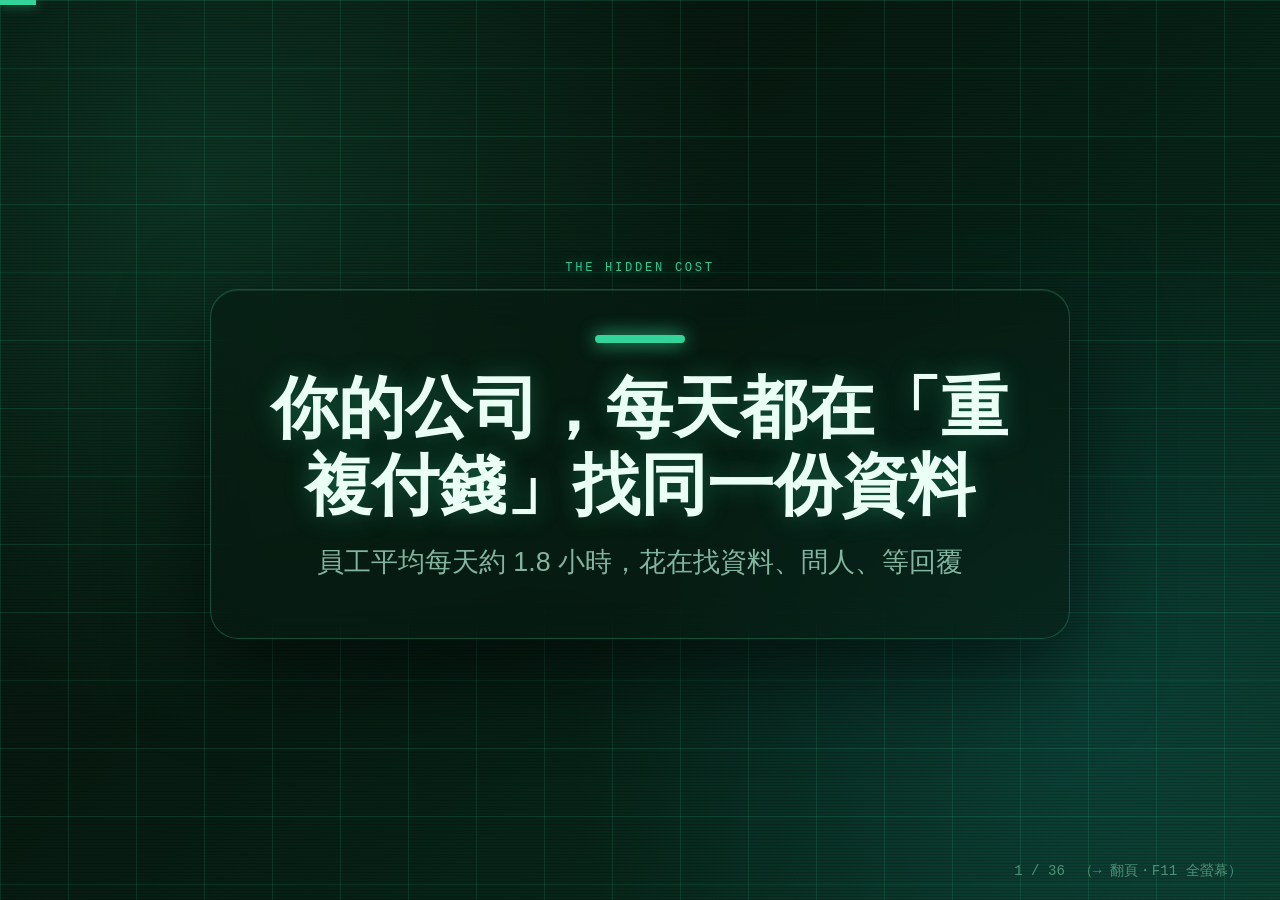
<file: products/knowledge-extraction.html>
<!DOCTYPE html>
<html lang="zh-TW">
<head>
<meta charset="UTF-8">
<meta name="viewport" content="width=device-width,initial-scale=1.0">
<title>KnowledgeExtraction.AI 商業簡報 — 對外銷售版</title>
<link rel="icon" type="image/svg+xml" href="../assets/knowledge-extraction-mark.svg">
<style>
  * { box-sizing: border-box; margin: 0; padding: 0; }
  /* 色票取自系統登入頁 src/KnowledgeExtraction/KnowledgeExtraction.Web/Components/Auths/Login.razor.css */
  :root {
    --bg-1: #04120b; --bg-2: #06180f; --bg-3: #072418; --bg-4: #0a3322;
    --fx-line: rgba(52,211,153,.14);
    --surface: rgba(6,24,15,.55);
    --border: rgba(52,211,153,.28);
    --on-dark: #eafff5;
    --on-dark-muted: rgba(180,240,214,.72);
    --shadow: 0 30px 90px rgba(0,0,0,.55);
    --mono: 'Cascadia Code','JetBrains Mono',Consolas,'Courier New',monospace;
    --ink: #122a20; --ink-muted: #4b6b5f;
    --rule: #dbeee5; --zebra: #f2faf6; --quote-bg: rgba(16,185,129,.06);
  }
  html, body { height: 100%; background: var(--bg-1); }
  body {
    font-family: "Microsoft JhengHei", "Noto Sans CJK TC", "PingFang TC", sans-serif;
    overflow: hidden;
  }
  .slide {
    display: none;
    position: absolute; inset: 0;
    background: #ffffff; color: var(--ink);
    padding: 4.5vh 8vw;
    flex-direction: column; justify-content: flex-start;
  }
  .slide.active { display: flex; }
  /* 等寬字 kicker：對應登入頁 .login-header-kicker */
  .slide::before {
    content: attr(data-kicker);
    font-family: var(--mono); font-size: .95vw;
    letter-spacing: .22em; text-transform: uppercase;
    color: var(--accent); margin-bottom: 1.6vh;
    position: relative; z-index: 1;
  }
  /* 深色章節頁：對應登入頁 .login-container */
  .slide.lead {
    justify-content: center; align-items: center; text-align: center;
    background:
      radial-gradient(circle at 15% 20%, rgba(52,211,153,.16), transparent 42%),
      radial-gradient(circle at 85% 80%, rgba(34,211,238,.12), transparent 40%),
      linear-gradient(135deg, var(--bg-1), var(--bg-2), var(--bg-3), var(--bg-4));
    color: var(--on-dark);
  }
  .slide.lead::before { text-shadow: 0 0 12px rgba(52,211,153,.5); }
  /* 網格線 + 掃描線疊層：對應登入頁 .login-grid / .login-scanlines */
  .slide.lead::after {
    content: ""; position: absolute; inset: 0; z-index: 0; pointer-events: none;
    background-image:
      repeating-linear-gradient(0deg, rgba(0,0,0,.16) 0 1px, transparent 1px 3px),
      linear-gradient(var(--fx-line) 1px, transparent 1px),
      linear-gradient(90deg, var(--fx-line) 1px, transparent 1px);
    background-size: auto, 68px 68px, 68px 68px;
  }
  /* 玻璃卡片：對應登入頁 .login-card */
  .lead-inner {
    position: relative; z-index: 1; max-width: 80%;
    background: var(--surface); backdrop-filter: blur(22px);
    border: 1px solid var(--border); border-radius: 28px;
    box-shadow: var(--shadow), inset 0 1px 0 rgba(110,231,183,.12);
    padding: 5vh 4vw;
  }
  .lead-inner::before {
    content: ""; display: block; width: 90px; height: 8px; border-radius: 4px;
    background: var(--accent); margin: 0 auto 3vh;
    box-shadow: 0 0 18px var(--accent);
  }
  h1 {
    font-size: 5.2vw; color: var(--on-dark); line-height: 1.15; margin-bottom: 2vh;
    text-shadow: 0 0 24px rgba(52,211,153,.35);
  }
  h2.title {
    font-size: 3.0vw; color: var(--ink); padding-bottom: 1.4vh;
    border-bottom: 6px solid var(--accent); display: inline-block; margin-bottom: 3vh;
  }
  .slide.lead h2 { font-size: 2.6vw; color: var(--on-dark-muted); font-weight: 600; margin-bottom: 2vh; }
  h3 { font-size: 1.9vw; color: var(--accent); margin: 2vh 0 1vh; }
  p { font-size: 1.8vw; line-height: 1.6; margin: 1vh 0; color: var(--ink); }
  .slide.lead p { font-size: 2.1vw; color: var(--on-dark-muted); }
  ul { list-style: none; margin: 1vh 0; }
  li { font-size: 1.85vw; line-height: 1.7; padding-left: 1.6em; position: relative; }
  li::before {
    content: "●"; color: var(--accent); position: absolute; left: 0; font-size: 0.9em; top: 0.15em;
  }
  blockquote {
    font-size: 1.5vw; color: var(--ink-muted); font-style: italic;
    border-left: 5px solid var(--accent); padding: 1.2vh 1.4vw; margin-top: 3vh;
    background: var(--quote-bg); border-radius: 0 14px 14px 0;
    box-shadow: 0 8px 24px rgba(16,185,129,.10);
  }
  table {
    border-collapse: separate; border-spacing: 0; width: 100%; margin: 2vh 0; font-size: 1.4vw;
    border-top: 3px solid #34d399; border-radius: 16px; overflow: hidden;
    box-shadow: 0 10px 30px rgba(10,51,34,.08);
  }
  th { background: var(--bg-4); color: var(--on-dark); padding: 0.9vh 1vw; text-align: left; }
  td { padding: 0.8vh 1vw; border-bottom: 1px solid var(--rule); }
  tr:nth-child(even) td { background: var(--zebra); }
  .hud {
    position: fixed; bottom: 2.2vh; right: 3vw; z-index: 10;
    font-size: 1.1vw; color: #4f8f77; font-family: var(--mono);
  }
  .progress {
    position: fixed; top: 0; left: 0; height: 5px; background: var(--bar, #10b981);
    transition: width .25s ease; z-index: 10;
    filter: drop-shadow(0 0 6px rgba(52,211,153,.6));
  }
</style>
</head>
<body>
<div class="progress" id="progress"></div>
<section class="slide lead" style="--accent:#34d399" data-kicker="THE HIDDEN COST">
<div class="lead-inner">
<h1>你的公司，每天都在「重複付錢」找同一份資料</h1>
<p>員工平均每天約 1.8 小時，花在找資料、問人、等回覆</p>
</div>
</section>
<section class="slide lead" style="--accent:#6ee7b7" data-kicker="50+ WORKING DAYS">
<div class="lead-inner">
<h1>一年，超過 50 個工作天</h1>
<p>這是一個人一年蒸發掉的時間</p>
<p>再乘上您公司的人數</p>
</div>
</section>
<section class="slide lead" style="--accent:#2dd4bf" data-kicker="ONE QUESTION 30 SECONDS">
<div class="lead-inner">
<h1>1 句話，30 秒</h1>
<p>把那 1.8 小時，換成一個<strong>帶出處</strong>的答案</p>
<p>資料留在公司、權限可控、全程可稽核</p>
</div>
</section>
<section class="slide lead" style="--accent:#5eead4" data-kicker="KNOWLEDGE EXTRACTION AI">
<div class="lead-inner">
<h1>KnowledgeExtraction.AI（智庫引擎）</h1>
<h2>把企業的資訊，變成找得到、用得上的知識</h2>
<p>企業知識庫解決方案　|　對外簡報　|　對應系統版本 1.1.0（2026/08/22）</p>
</div>
</section>
<section class="slide" style="--accent:#0e7490" data-kicker="PAIN POINTS">
<h2 class='title'>您是否也遇到這些狀況？</h2>
<ul>
<li>想找一份過去的資料，只能翻檔案、問同事</li>
<li>不確定哪一份才是最新版，結果做了重工</li>
<li>會議開了很多，結論與待辦沒人記得</li>
<li>老手的經驗只在他腦中，一離職就斷層</li>
<li>想用 AI，卻不敢把公司資料交出去</li>
<li>整理過一次沒人維護，很快又過時</li>
</ul>
</section>
<section class="slide" style="--accent:#155e75" data-kicker="COST OF INACTION">
<h2 class='title'>這些痛點，其實每天都在花錢</h2>
<ul>
<li><strong>時間</strong>：每人每天 1–2 小時找資料、等回覆</li>
<li><strong>重工</strong>：用到舊版本，重做、做錯、來回確認</li>
<li><strong>決策慢</strong>：要等「問到對的人」才敢拍板</li>
<li><strong>知識流失</strong>：人一走，關鍵經驗跟著走</li>
<li><strong>合規風險</strong>：資料散落、無稽核，稽查時交不出東西</li>
</ul>
<blockquote>這些代價每天都在發生，只是從來沒被算進帳。</blockquote>
</section>
<section class="slide lead" style="--accent:#10b981" data-kicker="TRUST NOT VOLUME">
<div class="lead-inner">
<h1>問題不是「沒有資料」</h1>
<h2>是資料找得到，卻不敢信</h2>
</div>
</section>
<section class="slide" style="--accent:#047857" data-kicker="KNOWLEDGE PIPELINE">
<h2 class='title'>解決方案：一站式知識閉環</h2>
<p><strong>資料匯入 → 資料清洗 → 知識頁審核 → 建立知識庫 → 智慧應用</strong></p>
<ul>
<li>一條龍走完，不是拼裝五套工具</li>
<li>每一關都留人工審核，AI 不會自己說了算</li>
<li>內容一變更就自動重新索引，不會整理完就過時</li>
</ul>
<blockquote>別人給您一個聊天框，我們給您一條產線。</blockquote>
</section>
<section class="slide" style="--accent:#065f46" data-kicker="DATA INGESTION">
<h2 class='title'>資料進得來，才有知識庫</h2>
<h3>文件</h3>
<p>PDF、Word、PowerPoint、Excel，可用 ZIP 批次匯入</p>
<h3>影音</h3>
<p>音訊、影片，含 YouTube／抖音連結，自動轉繁體逐字稿</p>
<h3>圖片</h3>
<p>圖片內容由 AI 解讀成文字</p>
<blockquote>散在各處的舊資料，不必先整理好才敢開始。</blockquote>
</section>
<section class="slide" style="--accent:#0f766e" data-kicker="DATA CLEANSING">
<h2 class='title'>清洗：5 步把關</h2>
<ul>
<li>1. <strong>去重</strong>：同樣的內容不重複進庫</li>
<li>2. <strong>個資遮罩</strong>：敏感資訊先去識別化</li>
<li>3. <strong>分類標籤</strong>：自動歸位到分類與團隊</li>
<li>4. <strong>自動摘要</strong>：長文變成可讀的重點</li>
<li>5. <strong>信心自評</strong>：AI 自己標示這份做得好不好</li>
</ul>
<blockquote>信心不足的一律轉人工審核，不會偷偷進庫。</blockquote>
</section>
<section class="slide lead" style="--accent:#5eead4" data-kicker="ASK AND ANSWER">
<div class="lead-inner">
<h1>問一句，30 秒</h1>
<h2>AI 企業知識助理</h2>
</div>
</section>
<section class="slide" style="--accent:#0e7490" data-kicker="AI KNOWLEDGE ASSISTANT">
<h2 class='title'>旗艦：AI 企業知識助理</h2>
<ul>
<li>用自然語言問，不必先想關鍵字</li>
<li>每個答案<strong>標示來源</strong>，點得進去看原文</li>
<li>只回答<strong>您有權限看到</strong>的內容</li>
<li>越權內容在檢索階段就先擋掉，不外洩</li>
</ul>
<blockquote>過去問同事、翻檔案要半天；現在問助理，30 秒得到帶出處的答案。</blockquote>
</section>
<section class="slide" style="--accent:#155e75" data-kicker="BEYOND CHAT">
<h2 class='title'>不只是問答</h2>
<ul>
<li><strong>知識百科</strong>：蒸餾成互相連結的 Wiki，可點擊導覽</li>
<li><strong>版本與時效</strong>：看得到版本號，舊版標示「已被取代」</li>
<li><strong>新人上手</strong>：不必一直打擾老手</li>
<li><strong>回答一致</strong>：SOP 與客服說法不因人而異</li>
<li><strong>知識傳承</strong>：老手的答案留在系統，不隨人走</li>
</ul>
</section>
<section class="slide lead" style="--accent:#10b981" data-kicker="THE REAL RISK">
<div class="lead-inner">
<h1>企業最怕的，不是 AI 不會答</h1>
<h2>是它一本正經地亂答</h2>
</div>
</section>
<section class="slide" style="--accent:#047857" data-kicker="HONEST UNCERTAINTY">
<h2 class='title'>寧可說「我不確定」</h2>
<ul>
<li><strong>查無依據就直說</strong>：分數低於門檻，程式直接回覆、不問 AI</li>
<li><strong>信心不足會標示</strong>：中間帶的答案自動加註提醒</li>
<li><strong>不靠 AI 自律</strong>：這兩段話由程式固定，不是叫模型乖乖聽話</li>
<li><strong>每句話都有出處</strong>：追得到是哪一份素材</li>
<li><strong>版本溯源</strong>：顯示素材版本號，被取代的會標記</li>
</ul>
<blockquote>敢說不知道的 AI，才敢讓它面對客戶。</blockquote>
</section>
<section class="slide" style="--accent:#065f46" data-kicker="QUALITY GATE">
<h2 class='title'>壞資料，進不了門</h2>
<ul>
<li><strong>截斷偵測</strong>：清洗與蒸餾被模型截斷，系統會抓出來</li>
<li><strong>事前警告</strong>：素材太大，動工前就先示警</li>
<li><strong>回溯偵測</strong>：自動找出過去可能已被靜默截斷的舊資料</li>
<li><strong>遮罩失敗即整筆重跑</strong>：未去敏的內容絕不進索引</li>
<li><strong>分盒與規模上限</strong>：一次吃得下的量，才吃</li>
</ul>
<blockquote>知識庫的品質，是在入口守出來的，不是事後補。</blockquote>
</section>
<section class="slide" style="--accent:#0f766e" data-kicker="ACCEPTANCE CRITERIA">
<h2 class='title'>品質不是形容詞，是驗收標準</h2>
<table>
<tr><th>品質關卡</th><th>驗收標準</th></tr>
<tr><td>越權外洩</td><td><strong>0 件</strong>，檢索品質評測的硬性驗收條件</td></tr>
<tr><td>個資遮罩</td><td>遮罩失敗即整筆重跑，未去敏內容不進索引</td></tr>
<tr><td>低信心回答</td><td>低於門檻直接回「查無依據」，不呼叫 AI</td></tr>
<tr><td>答案出處</td><td>每個出處可追到素材與版本</td></tr>
<tr><td>檢索品質</td><td>命中率、零命中比例、分數分布，逐版回歸</td></tr>
<tr><td>清洗品質</td><td>去重、遮罩、分類、摘要各有評測分數</td></tr>
</table>
<blockquote>數字不好看就不放行。這是我們的驗收標準，也可以是您的。</blockquote>
</section>
<section class="slide" style="--accent:#115e59" data-kicker="ENTERPRISE SECURITY">
<h2 class='title'>企業級資安，不是事後補</h2>
<ul>
<li><strong>權控</strong>：延續團隊權限，在<strong>檢索層</strong>就過濾</li>
<li><strong>遮罩</strong>：敏感與個資自動遮罩，失敗即整筆重跑</li>
<li><strong>稽核</strong>：誰、何時、問了什麼、看了哪些來源，可匯出 PDF</li>
<li><strong>一致</strong>：外部 AI 助理來問，套的是同一份權控與稽核</li>
</ul>
<blockquote>面對合規與資安要求，從第一天就內建。</blockquote>
</section>
<section class="slide lead" style="--accent:#22d3ee" data-kicker="SPEND YOU CAN READ">
<div class="lead-inner">
<h1>AI 的錢，不該是一筆看不懂的帳</h1>
<p>花在哪、誰在用、值不值得續約</p>
<p>全部看得到，不是黑盒子</p>
</div>
</section>
<section class="slide" style="--accent:#155e75" data-kicker="EXECUTIVE REPORTS">
<h2 class='title'>經營看得見：五張報表</h2>
<ul>
<li><strong>Token 用量統計</strong>：錢花在哪，可拆四個維度</li>
<li><strong>AI 回答滿意度</strong>：使用者按了幾個讚、幾個不滿意</li>
<li><strong>問答使用統計</strong>：誰在用、問什麼、頻不頻繁</li>
<li><strong>檢索品質統計</strong>：找得到嗎？命中率與零命中比例</li>
<li><strong>內容清點統計</strong>：知識庫長多大、卡在哪一關</li>
</ul>
<blockquote>全部可下載 PDF；首頁「經營洞察」與使用趨勢圖，一眼看完。</blockquote>
</section>
<section class="slide" style="--accent:#046b4d" data-kicker="SYSTEM OBSERVABILITY">
<h2 class='title'>系統的狀況，也不是黑盒子</h2>
<ul>
<li><strong>24 項健康檢查</strong>：實際呼叫驗證 AI 模型真的可用</li>
<li><strong>系統例外紀錄</strong>：誰、在哪一頁、按了哪顆鈕出錯</li>
<li><strong>待處理背景工作</strong>：積壓多少、卡在哪一條管線</li>
<li><strong>資料表使用狀況</strong>：資料長多快、該不該清，有依據</li>
<li><strong>日誌 AI 分析</strong>：讓 AI 先讀日誌，整理成看得懂的結論</li>
</ul>
<blockquote>出問題時不必猜，續約時不必吵。</blockquote>
</section>
<section class="slide lead" style="--accent:#34d399" data-kicker="NO VANITY METRICS">
<div class="lead-inner">
<h1>我們不賣百分比</h1>
<h2>我們給您一把可以自己量的尺</h2>
</div>
</section>
<section class="slide" style="--accent:#065f46" data-kicker="MEASUREMENT METHOD">
<h2 class='title'>效益怎麼量：導入前後，各量一次</h2>
<table>
<tr><th>想證明的事</th><th>系統內建的量尺</th></tr>
<tr><td>查找變快了</td><td>問答使用統計：問答量與追問次數</td></tr>
<tr><td>答得準不準</td><td>AI 回答滿意度：滿意／不滿意趨勢</td></tr>
<tr><td>找不找得到</td><td>檢索品質統計：命中率、零命中比例</td></tr>
<tr><td>AI 花多少錢</td><td>Token 用量統計：可拆到人／作業／模型</td></tr>
<tr><td>知識累積多少</td><td>內容清點統計：素材與知識頁狀態分佈</td></tr>
</table>
<blockquote>先選一個高頻情境試點，用同一把尺量兩次，數字自己會說話。</blockquote>
</section>
<section class="slide" style="--accent:#0f766e" data-kicker="COMPETITIVE LANDSCAPE">
<h2 class='title'>與市售方案的比較</h2>
<table>
<tr><th>能力</th><th>本系統</th><th>M365 Copilot</th><th>NotebookLM</th><th>ChatGPT Ent.</th><th>Glean</th></tr>
<tr><td>真・地端/離線部署</td><td>✅</td><td>✗</td><td>✗</td><td>✗</td><td>△*</td></tr>
<tr><td>跨來源匯入(影音/文件)</td><td>✅</td><td>△</td><td>✅</td><td>△</td><td>✅</td></tr>
<tr><td>細緻權控(團隊層・檢索層過濾)</td><td>✅</td><td>△</td><td>✗</td><td>△</td><td>✅</td></tr>
<tr><td>敏感資訊遮罩</td><td>✅</td><td>△</td><td>✗</td><td>△</td><td>△</td></tr>
<tr><td>存取稽核</td><td>✅</td><td>△</td><td>✗</td><td>△</td><td>✅</td></tr>
<tr><td>完整閉環(清洗+蒸餾+知識庫+應用)</td><td>✅</td><td>✗</td><td>✗</td><td>✗</td><td>△</td></tr>
</table>
<blockquote>✅完整支援　△部分/受限　✗通常不支援。<strong>*Glean 為「自架於客戶自有雲/VPC」，非真・地端離線</strong>。以各產品 2026/07 公開資料整理（廠商自述、單一來源），實際以最新版本為主。</blockquote>
</section>
<section class="slide" style="--accent:#115e59" data-kicker="PLATFORM VS CHATBOX">
<h2 class='title'>與「只給一個聊天框」的差別</h2>
<table>
<tr><th></th><th>一般 AI 聊天</th><th>KnowledgeExtraction.AI</th></tr>
<tr><td>資料</td><td>必須上雲</td><td>可地端私有</td></tr>
<tr><td>權控</td><td>弱／無</td><td>團隊層，檢索層即過濾</td></tr>
<tr><td>出處</td><td>常常沒有</td><td>每個答案帶出處可追溯</td></tr>
<tr><td>答不出來時</td><td>硬掰</td><td>直接說「查無依據」</td></tr>
<tr><td>成本</td><td>看不到明細</td><td>四維度用量報表可下載</td></tr>
<tr><td>範圍</td><td>單點工具</td><td>匯入→清洗→知識庫→應用 完整閉環</td></tr>
</table>
</section>
<section class="slide" style="--accent:#0e7490" data-kicker="DEPLOYMENT OPTIONS">
<h2 class='title'>地端／雲端，您決定</h2>
<table>
<tr><th>模式</th><th>適合</th><th>重點</th></tr>
<tr><td>地端／私有部署</td><td>受管制產業、資料不可外流</td><td>資料完全不出企業環境</td></tr>
<tr><td>雲端</td><td>求快、求功能</td><td>上手快、免維運</td></tr>
<tr><td>混搭</td><td>想兼顧成本與機密</td><td>生成與嵌入模型可各自選</td></tr>
</table>
<blockquote>支援 Azure OpenAI、OpenAI 官方，以及 OpenAI 相容的<strong>地端私有模型</strong>；資料庫 SQL Server 與 SQLite 雙軌。</blockquote>
</section>
<section class="slide lead" style="--accent:#67e8f9" data-kicker="THIRTY INDUSTRIES">
<div class="lead-inner">
<h1>30 種產業，我們都寫過劇本</h1>
<p>不是換個 logo 的通用簡報</p>
<p>請在下一頁找找看，有沒有您這一行</p>
</div>
</section>
<section class="slide" style="--accent:#046b4d" data-kicker="INDUSTRY PLAYBOOKS">
<h2 class='title'>已備妥應用劇本的 30 種產業</h2>
<table>
<tr><th>類別</th><th>產業</th></tr>
<tr><td>製造與加工</td><td>精密機械、電子代工、化工塗料、食品加工、紡織染整、模具製造、半導體設備、金屬加工</td></tr>
<tr><td>工程與營建</td><td>營建土木、機電空調、建築與室內設計</td></tr>
<tr><td>醫療與照護</td><td>醫院診所、長照機構、製藥與醫療器材</td></tr>
<tr><td>專業服務</td><td>會計師、律師、管理顧問、人資派遣、廣告行銷</td></tr>
<tr><td>科技與金融</td><td>系統整合、軟體 SaaS、資訊委外 MSP、銀行、保險經紀、證券投顧</td></tr>
<tr><td>民生與公共</td><td>連鎖餐飲、零售電商、物流倉儲、旅宿飯店、公部門</td></tr>
</table>
<blockquote>每一種都有專屬的痛點盤點、資料來源清單與試點建議。</blockquote>
</section>
<section class="slide" style="--accent:#047857" data-kicker="COMMON STARTING POINTS">
<h2 class='title'>最常從這裡開始</h2>
<ul>
<li>會議知識留存與追蹤</li>
<li>SOP 與作業規範查詢</li>
<li>客服與售後問答</li>
<li>專案交接與進度助理</li>
<li>老師傅經驗傳承</li>
<li>法規、合約與稽核查詢</li>
</ul>
<blockquote>不必一次全上。挑一個問最多次的情境，先做那一個。</blockquote>
</section>
<section class="slide lead" style="--accent:#6ee7b7" data-kicker="EASIER THAN EXPECTED">
<div class="lead-inner">
<h1>導入，沒有想像中難</h1>
<h2>8 到 13 週，從試點到上線</h2>
<p>立基成熟平台（.NET 10 / Blazor），分階段導入，先試點再擴大</p>
</div>
</section>
<section class="slide" style="--accent:#0f766e" data-kicker="ROLLOUT ROADMAP">
<h2 class='title'>導入流程：六個階段</h2>
<table>
<tr><th>階段</th><th>主要工作</th><th>預估時間</th></tr>
<tr><td>1 評估與訪談</td><td>確認試點情境、資料來源、資安/合規需求</td><td>1–2 週</td></tr>
<tr><td>2 環境準備與部署</td><td>建置環境、安裝系統、DB 與 LLM 設定、帳號權限</td><td>1–2 週</td></tr>
<tr><td>3 資料匯入與清洗</td><td>匯入試點資料、清洗＋蒸餾、分類標籤、遮罩規則</td><td>1–2 週</td></tr>
<tr><td>4 知識庫建立與調校</td><td>切塊／索引、混合檢索調校、權控測試</td><td>2–3 週</td></tr>
<tr><td>5 試點驗證(UAT)</td><td>助理上線給試點使用者、收回饋、量測效益</td><td>2–3 週</td></tr>
<tr><td>6 正式上線與訓練</td><td>全量資料、教育訓練、營運與稽核交接</td><td>1 週</td></tr>
</table>
<blockquote>試點到上線約 <strong>8–13 週</strong>（中型規模示意，依資料量與環境調整）。</blockquote>
</section>
<section class="slide" style="--accent:#115e59" data-kicker="WHAT WE NEED FROM YOU">
<h2 class='title'>您要準備與配合什麼</h2>
<ul>
<li>指定<strong>專案窗口</strong>與試點使用者</li>
<li>提供試點<strong>資料來源</strong>與存取權限</li>
<li>確認資安、合規需求與<strong>遮罩規則</strong></li>
<li>環境資源：地端伺服器算力，或雲端租戶</li>
<li>確認<strong>分類、團隊與權限對照</strong></li>
<li>提供<strong>測試問題集</strong>、參與 UAT 回饋</li>
</ul>
<blockquote>配合愈到位，導入愈快。</blockquote>
</section>
<section class="slide" style="--accent:#0e7490" data-kicker="CONTINUOUS ITERATION">
<h2 class='title'>上線後：每 2 週一個迭代週期</h2>
<ul>
<li>收集使用回饋與查詢日誌</li>
<li>調校檢索與遮罩、補強知識</li>
<li>擴充資料來源、新增應用場景</li>
<li>知識健檢維護，知識不過時</li>
<li>每週期<strong>驗收一次</strong>，滾動優化</li>
</ul>
<blockquote>知識庫會愈用愈準，價值持續複利。</blockquote>
</section>
<section class="slide lead" style="--accent:#67e8f9" data-kicker="ONE MORE THING">
<div class="lead-inner">
<h1>還有一件事</h1>
<p>您自己的 AI 助理，也能安全查這座知識庫</p>
<p>Claude、Codex 等外部助理可透過 <strong>MCP</strong> 連上</p>
<p>沿用同一套團隊權控，留下同一份稽核紀錄</p>
</div>
</section>
<section class="slide" style="--accent:#046b4d" data-kicker="NEXT STEPS">
<h2 class='title'>下一步</h2>
<ul>
<li>1. 選定一個高頻試點情境</li>
<li>2. 小範圍導入，用內建報表量測效益</li>
<li>3. 依成果擴大資料來源與應用</li>
</ul>
<p><strong>歡迎安排一次需求對談與展示。</strong></p>
<blockquote>我們會先聽您的情境，再談要怎麼做。</blockquote>
</section>
<section class="slide lead" style="--accent:#34d399" data-kicker="YOUR COMPETITIVE EDGE">
<div class="lead-inner">
<h1>讓知識成為您的競爭力</h1>
<h2>KnowledgeExtraction.AI</h2>
<p>聯絡我們：<a href="mailto:speechtext.tw@hotmail.com" style="color:#6ee7b7;">speechtext.tw@hotmail.com</a></p>
</div>
</section>
<div class="hud"><span id="cur">1</span> / 36　（→ 翻頁・F11 全螢幕）</div>
<script>
  var slides = document.querySelectorAll('.slide');
  var total = slides.length, i = 0;
  function show(n){
    i = Math.max(0, Math.min(total - 1, n));
    slides.forEach(function(s, k){ s.classList.toggle('active', k === i); });
    document.getElementById('cur').textContent = (i + 1);
    var bar = document.getElementById('progress');
    bar.style.width = ((i + 1) / total * 100) + '%';
    bar.style.background = getComputedStyle(slides[i]).getPropertyValue('--accent').trim() || '#10b981';
  }
  document.addEventListener('keydown', function(e){
    if (['ArrowRight','ArrowDown',' ','PageDown','Enter'].indexOf(e.key) >= 0){ e.preventDefault(); show(i + 1); }
    else if (['ArrowLeft','ArrowUp','PageUp','Backspace'].indexOf(e.key) >= 0){ e.preventDefault(); show(i - 1); }
    else if (e.key === 'Home'){ show(0); }
    else if (e.key === 'End'){ show(total - 1); }
  });
  document.addEventListener('click', function(e){
    if (e.clientX < window.innerWidth * 0.25) show(i - 1); else show(i + 1);
  });
  show(0);
</script>
</body>
</html>
</file>
